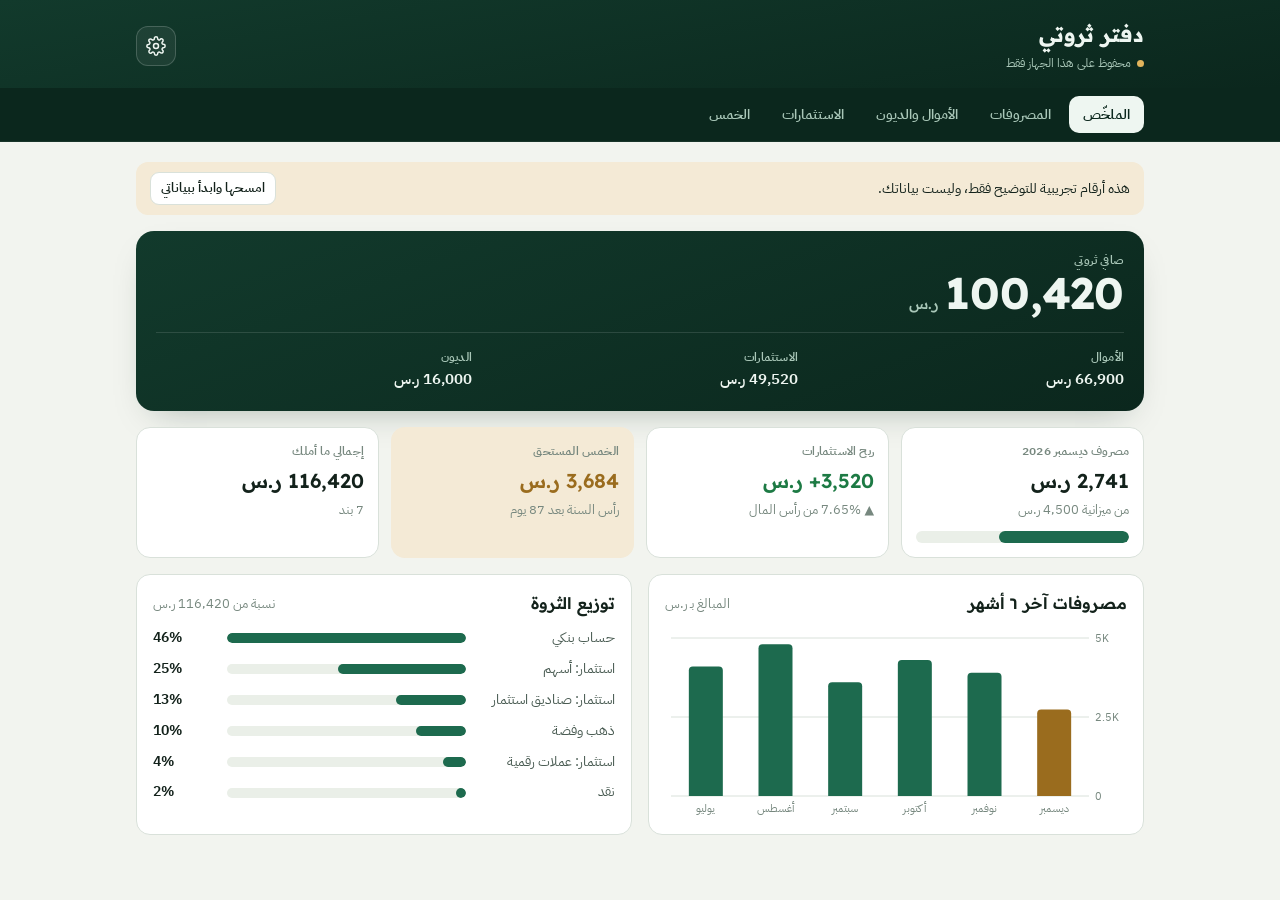
<file: wealth/index.html>
<!DOCTYPE html>
<html lang="ar" dir="rtl">
<head>
<meta charset="UTF-8">
<meta name="viewport" content="width=device-width, initial-scale=1, viewport-fit=cover">
<title>دفتر ثروتي</title>
<meta name="claude:viewport-fit-sides" content="cover">
<link rel="preconnect" href="https://fonts.googleapis.com">
<link rel="preconnect" href="https://fonts.gstatic.com" crossorigin>
<link rel="stylesheet" href="https://fonts.googleapis.com/css2?family=IBM+Plex+Sans+Arabic:wght@400;500;600;700&family=Readex+Pro:wght@500;600;700&display=swap">
<style>
  /* التخطيط: دفتر حسابات بأقسام — ملخّص أعلى كل قسم ثم التفاصيل، عمود واحد على الجوال وعمودان على الشاشات العريضة. */
  :root{
    --bg:#f2f4ef;
    --surface:#ffffff;
    --surface-2:#eaefe8;
    --ink:#13221b;
    --ink-2:#4a5c53;
    --ink-3:#77887f;
    --line:#d9e1da;
    --accent:#1d6a4e;
    --accent-ink:#ffffff;
    --accent-soft:#deede5;
    --brass:#9a6c1e;
    --brass-soft:#f4ead6;
    --good:#1d7a44;
    --bad:#b2341d;
    --warn:#9a6200;
    --hero:#123a2c;
    --hero-2:#0b271d;
    --hero-ink:#eef6f1;
    --hero-ink-2:#a9c7b8;
    --scrim:rgba(10,20,15,.45);
    --shadow:0 14px 34px -18px rgba(12,40,28,.35);
    --font-display:'Readex Pro','IBM Plex Sans Arabic',system-ui,sans-serif;
    --font-body:'IBM Plex Sans Arabic',system-ui,'Segoe UI',Tahoma,sans-serif;
    --r:14px;
  }
  @media (prefers-color-scheme: dark){
    :root:not([data-theme="light"]){
      --bg:#0d1411; --surface:#141e19; --surface-2:#1a2620; --ink:#e5eee9; --ink-2:#a8b8af; --ink-3:#7b8c83;
      --line:#25342c; --accent:#5ec29b; --accent-ink:#05140d; --accent-soft:#1b3a2d; --brass:#dbab5a; --brass-soft:#382d18;
      --good:#5ec98b; --bad:#f07b62; --warn:#e2a742; --hero:#10291f; --hero-2:#091a13; --hero-ink:#eef6f1; --hero-ink-2:#9cbcac;
      --scrim:rgba(0,0,0,.6); --shadow:0 14px 34px -18px rgba(0,0,0,.7);
      color-scheme:dark;
    }
  }
  :root[data-theme="dark"]{
    --bg:#0d1411; --surface:#141e19; --surface-2:#1a2620; --ink:#e5eee9; --ink-2:#a8b8af; --ink-3:#7b8c83;
    --line:#25342c; --accent:#5ec29b; --accent-ink:#05140d; --accent-soft:#1b3a2d; --brass:#dbab5a; --brass-soft:#382d18;
    --good:#5ec98b; --bad:#f07b62; --warn:#e2a742; --hero:#10291f; --hero-2:#091a13; --hero-ink:#eef6f1; --hero-ink-2:#9cbcac;
    --scrim:rgba(0,0,0,.6); --shadow:0 14px 34px -18px rgba(0,0,0,.7);
    color-scheme:dark;
  }
  *{box-sizing:border-box}
  [hidden]{display:none!important}
  html,body{margin:0}
  body{
    background:var(--bg); color:var(--ink);
    font-family:var(--font-body); font-size:15px; line-height:1.55;
    -webkit-tap-highlight-color:transparent;
  }
  body::before{content:"";position:fixed;inset:0 0 auto;height:env(safe-area-inset-top,0px);z-index:30;background:var(--hero)}
  .num{font-variant-numeric:tabular-nums;direction:ltr;unicode-bidi:isolate;display:inline-block}
  button,input,select,textarea{font:inherit;color:inherit}
  button{cursor:pointer}
  :focus-visible{outline:2px solid var(--accent);outline-offset:2px}

  .wrap{max-width:1040px;margin:0 auto;padding-left:max(16px,env(safe-area-inset-left,0px));padding-right:max(16px,env(safe-area-inset-right,0px))}

  /* ===== الرأس ===== */
  header.top{background:linear-gradient(170deg,var(--hero),var(--hero-2));color:var(--hero-ink);padding-block:18px 0}
  .brand{display:flex;align-items:center;justify-content:space-between;gap:12px}
  .brand h1{font-family:var(--font-display);font-weight:700;font-size:21px;margin:0;letter-spacing:0}
  .brand .sub{font-size:12.5px;color:var(--hero-ink-2)}
  .icon-btn{display:inline-grid;place-items:center;width:40px;height:40px;border-radius:12px;border:1px solid rgba(255,255,255,.18);background:rgba(255,255,255,.06);color:var(--hero-ink)}
  .icon-btn:hover{background:rgba(255,255,255,.12)}
  .sync{display:inline-flex;align-items:center;gap:6px;font-size:12px;color:var(--hero-ink-2);margin-top:2px}
  .sync i{width:7px;height:7px;border-radius:50%;background:var(--hero-ink-2);display:inline-block}
  .sync.ok i{background:#6fd3a6}
  .sync.local i{background:#e2b45c}

  nav.tabs{position:sticky;top:env(safe-area-inset-top,0px);z-index:20;background:var(--hero-2);border-bottom:1px solid rgba(255,255,255,.06)}
  nav.tabs .wrap{display:flex;gap:4px;overflow-x:auto;scrollbar-width:none;padding-block:8px}
  nav.tabs .wrap::-webkit-scrollbar{display:none}
  nav.tabs a{flex:none;text-decoration:none;color:var(--hero-ink-2);font-weight:600;font-size:14px;padding:8px 14px;border-radius:10px;white-space:nowrap}
  nav.tabs a[aria-current="page"]{background:var(--hero-ink);color:var(--hero-2)}
  nav.tabs a:not([aria-current="page"]):hover{color:var(--hero-ink)}

  main{padding-block:20px 64px}
  section.view{display:grid;gap:16px}
  .grid2{display:grid;gap:16px;grid-template-columns:1fr}
  @media (min-width:860px){.grid2{grid-template-columns:1fr 1fr}.grid2 > .span2{grid-column:1 / -1}}
  .grid2 > *{min-width:0}

  .panel{background:var(--surface);border:1px solid var(--line);border-radius:var(--r);padding:16px}
  .panel h2{font-family:var(--font-display);font-size:16px;font-weight:600;margin:0;color:var(--ink)}
  .panel-head{display:flex;align-items:center;justify-content:space-between;gap:10px;margin-bottom:12px;flex-wrap:wrap}
  .muted{color:var(--ink-3)}
  .small{font-size:12.5px}
  .label{font-size:12px;font-weight:600;color:var(--ink-3);letter-spacing:.2px}

  /* ===== الرقم الكبير ===== */
  .hero-num{background:linear-gradient(160deg,var(--hero),var(--hero-2));color:var(--hero-ink);border-radius:18px;padding:20px;box-shadow:var(--shadow);display:grid;gap:14px}
  .hero-num .label{color:var(--hero-ink-2)}
  .hero-num .big{font-family:var(--font-display);font-weight:700;font-size:clamp(30px,7vw,44px);line-height:1.1}
  .hero-num .big small{font-size:15px;font-weight:500;color:var(--hero-ink-2);margin-inline-start:6px}
  .hero-parts{display:grid;grid-template-columns:repeat(3,minmax(0,1fr));gap:10px;border-top:1px solid rgba(255,255,255,.12);padding-top:12px}
  .hero-parts div{min-width:0}
  .hero-parts b{display:block;font-size:15px;font-weight:600;overflow-wrap:anywhere}

  .tiles{display:grid;gap:12px;grid-template-columns:repeat(2,minmax(0,1fr))}
  @media (min-width:860px){.tiles{grid-template-columns:repeat(4,minmax(0,1fr))}}
  .tile{background:var(--surface);border:1px solid var(--line);border-radius:var(--r);padding:14px;display:grid;gap:4px;align-content:start;text-decoration:none;color:inherit;min-width:0}
  a.tile:hover{border-color:var(--accent)}
  .tile .v{font-family:var(--font-display);font-size:20px;font-weight:600;overflow-wrap:anywhere}
  .tile.khums{background:var(--brass-soft);border-color:transparent}
  .tile.khums .v{color:var(--brass)}

  .chip{display:inline-flex;align-items:center;gap:4px;font-size:12px;font-weight:600;padding:2px 8px;border-radius:99px;background:var(--surface-2);color:var(--ink-2)}
  .chip.good{color:var(--good)}
  .chip.bad{color:var(--bad)}
  .chip.warn{color:var(--warn)}
  .up{color:var(--good)} .down{color:var(--bad)}

  /* ===== أزرار ===== */
  .btn{display:inline-flex;align-items:center;justify-content:center;gap:6px;border-radius:11px;border:1px solid var(--line);background:var(--surface);padding:8px 14px;font-weight:600;font-size:14px;color:var(--ink)}
  .btn:hover{border-color:var(--accent)}
  .btn.primary{background:var(--accent);color:var(--accent-ink);border-color:transparent}
  .btn.primary:hover{filter:brightness(1.07)}
  .btn.brass{background:var(--brass);color:var(--surface);border-color:transparent}
  .btn.danger{color:var(--bad)}
  .btn.danger.solid{background:var(--bad);color:var(--surface);border-color:transparent}
  .btn.sm{padding:5px 10px;font-size:13px;border-radius:9px}
  .btn.ghost{border-color:transparent;background:transparent}
  .row-btns{display:flex;gap:8px;flex-wrap:wrap}

  /* ===== القوائم ===== */
  .list{display:grid}
  .item{display:grid;grid-template-columns:minmax(0,1fr) auto;gap:4px 12px;align-items:center;padding:11px 4px;border-top:1px solid var(--line);background:none;border-inline:0;border-bottom:0;text-align:start;width:100%;color:inherit}
  .item:first-child{border-top:0}
  button.item:hover{background:var(--surface-2)}
  .item .t{font-weight:600;overflow-wrap:anywhere}
  .item .s{font-size:12.5px;color:var(--ink-3);grid-column:1}
  .item .amt{font-weight:600;text-align:end;grid-row:1 / span 2;grid-column:2}
  .item .amt .sub{display:block;font-size:12px;font-weight:500}
  .empty{padding:22px 8px;text-align:center;color:var(--ink-3);font-size:14px;display:grid;gap:10px;justify-items:center}

  /* ===== الأشرطة الأفقية ===== */
  .bars{display:grid;gap:10px}
  .bar-row{display:grid;grid-template-columns:minmax(80px,30%) minmax(0,1fr) auto;gap:10px;align-items:center;font-size:13.5px}
  .bar-row .n{overflow:hidden;text-overflow:ellipsis;white-space:nowrap;color:var(--ink-2)}
  .bar-track{height:10px;border-radius:5px;background:var(--surface-2);overflow:hidden}
  .bar-fill{height:100%;border-radius:5px;background:var(--accent)}
  .bar-row .v{font-weight:600;min-width:64px;text-align:end}

  /* ===== شريط الميزانية ===== */
  .meter{height:12px;border-radius:6px;background:var(--surface-2);overflow:hidden;margin-top:8px}
  .meter > div{height:100%;border-radius:6px;background:var(--accent);transition:width .3s}
  .meter.warn > div{background:var(--warn)}
  .meter.over > div{background:var(--bad)}

  /* ===== المصروفات ===== */
  .month-nav{display:flex;align-items:center;gap:8px}
  .month-nav h2{min-width:130px;text-align:center}
  .quick{display:grid;gap:10px;grid-template-columns:repeat(2,minmax(0,1fr))}
  .quick .full{grid-column:1 / -1}
  @media (min-width:860px){.quick{grid-template-columns:1.1fr 1.3fr 1fr 1.6fr auto}.quick .full{grid-column:auto}}
  .stats{display:grid;gap:10px;grid-template-columns:repeat(2,minmax(0,1fr))}
  @media (min-width:860px){.stats{grid-template-columns:repeat(4,minmax(0,1fr))}}
  .stat{background:var(--surface-2);border-radius:12px;padding:10px 12px;min-width:0}
  .stat b{display:block;font-family:var(--font-display);font-size:18px;font-weight:600;overflow-wrap:anywhere}
  .day-group h3{font-size:13px;font-weight:600;color:var(--ink-3);margin:14px 4px 2px;display:flex;justify-content:space-between}
  .day-group:first-child h3{margin-top:0}
  .cat-dot{display:inline-block;width:8px;height:8px;border-radius:50%;background:var(--accent);margin-inline-end:6px;vertical-align:middle}

  /* ===== الحقول ===== */
  .field{display:grid;gap:5px;min-width:0}
  .field label{font-size:12.5px;font-weight:600;color:var(--ink-2)}
  .field .hint{font-size:12px;color:var(--ink-3)}
  input[type=text],input[type=date],input[type=number],select,textarea{width:100%;padding:10px 12px;border-radius:11px;border:1px solid var(--line);background:var(--surface);outline:none;font-size:15px;min-width:0}
  textarea{resize:vertical;min-height:70px}
  input:focus,select:focus,textarea:focus{border-color:var(--accent);box-shadow:0 0 0 3px var(--accent-soft)}
  .money-in{position:relative}
  .money-in input{padding-inline-end:52px}
  .money-in span{position:absolute;inset-inline-end:10px;top:50%;transform:translateY(-50%);font-size:12px;color:var(--ink-3);pointer-events:none}
  .check{display:flex;gap:8px;align-items:flex-start;font-size:14px}
  .check input{margin-top:4px;accent-color:var(--accent)}

  /* ===== الخمس ===== */
  .khums-hero{background:var(--brass-soft);border-radius:18px;padding:20px;display:grid;gap:12px}
  .khums-hero .big{font-family:var(--font-display);font-weight:700;font-size:clamp(28px,6vw,40px);color:var(--brass);line-height:1.1}
  .formula{display:grid;gap:6px;font-size:14px}
  .formula div{display:flex;justify-content:space-between;gap:10px;padding-block:4px;border-bottom:1px dashed var(--line)}
  .formula div:last-child{border-bottom:0;font-weight:700}
  .note{font-size:12.5px;color:var(--ink-3);line-height:1.7}
  .table-wrap{overflow-x:auto}
  table{width:100%;border-collapse:collapse;font-size:13.5px}
  th,td{padding:8px 6px;text-align:start;border-bottom:1px solid var(--line);white-space:nowrap}
  th{font-size:12px;color:var(--ink-3);font-weight:600}
  td.n,th.n{text-align:end}

  /* ===== التنبيه التجريبي ===== */
  .demo-bar{background:var(--brass-soft);color:var(--ink);border-radius:12px;padding:10px 14px;display:flex;gap:10px;align-items:center;justify-content:space-between;flex-wrap:wrap;font-size:14px}

  /* ===== الرسم ===== */
  .chart{position:relative;width:100%}
  .chart svg{display:block;width:100%;height:auto;overflow:visible}
  .chart text{fill:var(--ink-3);font-size:11px;font-family:var(--font-body)}
  .chart .grid{stroke:var(--line);stroke-width:1}
  .chart .bar{fill:var(--accent)}
  .chart .bar.today{fill:var(--brass)}
  .chart .hit{fill:transparent}
  .chart .hit:hover + .bar,.chart g.col:hover .bar{opacity:.8}
  #tip{position:fixed;z-index:60;pointer-events:none;background:var(--ink);color:var(--bg);font-size:12.5px;padding:6px 10px;border-radius:8px;white-space:nowrap;transform:translate(-50%,calc(-100% - 10px));box-shadow:var(--shadow)}

  /* ===== الورقة المنبثقة ===== */
  .scrim{position:fixed;inset:0;background:var(--scrim);z-index:50;display:grid;align-items:end;justify-items:center}
  @media (min-width:640px){.scrim{align-items:center}}
  .sheet{background:var(--surface);width:100%;max-width:480px;max-height:92vh;overflow:auto;border-radius:20px 20px 0 0;padding:18px max(18px,env(safe-area-inset-right,0px)) calc(18px + env(safe-area-inset-bottom,0px)) max(18px,env(safe-area-inset-left,0px));box-shadow:var(--shadow)}
  @media (min-width:640px){.sheet{border-radius:20px}}
  .sheet h3{font-family:var(--font-display);font-size:18px;margin:0 0 4px}
  .sheet form{display:grid;gap:12px;margin-top:12px}
  .sheet .actions{display:flex;gap:8px;justify-content:space-between;flex-wrap:wrap;margin-top:6px}
  .sheet .actions .end{display:flex;gap:8px}
  .sheet .extra{display:grid;gap:10px;border-top:1px solid var(--line);padding-top:14px;margin-top:4px}

  .toast{position:fixed;bottom:calc(20px + env(safe-area-inset-bottom,0px));left:50%;transform:translateX(-50%);background:var(--ink);color:var(--bg);padding:9px 16px;border-radius:10px;font-size:14px;z-index:70;box-shadow:var(--shadow)}

  @media (prefers-reduced-motion: reduce){*{transition:none!important}}
</style>
</head>
<body>

<header class="top">
  <div class="wrap">
    <div class="brand">
      <div>
        <h1>دفتر ثروتي</h1>
        <div class="sync" id="sync"><i></i><span>جاري التحميل…</span></div>
      </div>
      <button class="icon-btn" id="settingsBtn" aria-label="الإعدادات" title="الإعدادات">
        <svg width="20" height="20" viewBox="0 0 24 24" fill="none" stroke="currentColor" stroke-width="1.8" stroke-linecap="round" stroke-linejoin="round" aria-hidden="true"><circle cx="12" cy="12" r="3"/><path d="M19.4 15a1.7 1.7 0 0 0 .3 1.8l.1.1a2 2 0 1 1-2.8 2.8l-.1-.1a1.7 1.7 0 0 0-1.8-.3 1.7 1.7 0 0 0-1 1.5V21a2 2 0 1 1-4 0v-.1a1.7 1.7 0 0 0-1.1-1.5 1.7 1.7 0 0 0-1.8.3l-.1.1a2 2 0 1 1-2.8-2.8l.1-.1a1.7 1.7 0 0 0 .3-1.8 1.7 1.7 0 0 0-1.5-1H3a2 2 0 1 1 0-4h.1a1.7 1.7 0 0 0 1.5-1.1 1.7 1.7 0 0 0-.3-1.8l-.1-.1a2 2 0 1 1 2.8-2.8l.1.1a1.7 1.7 0 0 0 1.8.3H9a1.7 1.7 0 0 0 1-1.5V3a2 2 0 1 1 4 0v.1a1.7 1.7 0 0 0 1 1.5 1.7 1.7 0 0 0 1.8-.3l.1-.1a2 2 0 1 1 2.8 2.8l-.1.1a1.7 1.7 0 0 0-.3 1.8V9a1.7 1.7 0 0 0 1.5 1H21a2 2 0 1 1 0 4h-.1a1.7 1.7 0 0 0-1.5 1z"/></svg>
      </button>
    </div>
  </div>
  <div style="height:14px"></div>
</header>
<nav class="tabs" aria-label="الأقسام">
  <div class="wrap">
    <a href="#overview" data-tab="overview">الملخّص</a>
    <a href="#expenses" data-tab="expenses">المصروفات</a>
    <a href="#wealth" data-tab="wealth">الأموال والديون</a>
    <a href="#invest" data-tab="invest">الاستثمارات</a>
    <a href="#khums" data-tab="khums">الخمس</a>
  </div>
</nav>

<main class="wrap">
  <div id="demoBar" class="demo-bar" hidden style="margin-bottom:16px">
    <span>هذه أرقام تجريبية للتوضيح فقط، وليست بياناتك.</span>
    <button class="btn sm" id="clearDemo">امسحها وابدأ ببياناتي</button>
  </div>
  <section class="view" id="view-overview"></section>
  <section class="view" id="view-expenses" hidden></section>
  <section class="view" id="view-wealth" hidden></section>
  <section class="view" id="view-invest" hidden></section>
  <section class="view" id="view-khums" hidden></section>
</main>

<div class="scrim" id="scrim" hidden>
  <div class="sheet" role="dialog" aria-modal="true" aria-labelledby="sheetTitle">
    <h3 id="sheetTitle"></h3>
    <div id="sheetNote" class="note"></div>
    <form id="sheetForm" novalidate></form>
  </div>
</div>
<div id="tip" hidden></div>
<div id="toast" class="toast" hidden></div>
<input type="file" id="importFile" accept="application/json,.json" hidden>

<script>
(function(){
'use strict';

/* ================= ثوابت ================= */
const MONTHS = ['يناير','فبراير','مارس','أبريل','مايو','يونيو','يوليو','أغسطس','سبتمبر','أكتوبر','نوفمبر','ديسمبر'];
const CATS = [
  ['food','مطاعم وقهوة'],['grocery','بقالة ومقاضي'],['transport','مواصلات ووقود'],['bills','فواتير واشتراكات'],
  ['home','سكن وإيجار'],['health','صحة'],['shopping','ملابس وتسوق'],['fun','ترفيه وسفر'],
  ['edu','تعليم'],['family','عائلة'],['charity','صدقات وهدايا'],['other','أخرى']
];
const CAT = Object.fromEntries(CATS);
const ASSET_TYPES = {cash:'نقد',bank:'حساب بنكي',gold:'ذهب وفضة',property:'عقار للسكن',receivable:'مبالغ لي عند الآخرين',other:'أخرى'};
const INV_TYPES = {stocks:'أسهم',funds:'صناديق استثمار',sukuk:'صكوك وودائع',crypto:'عملات رقمية',realestate:'عقار استثماري',business:'تجارة وشراكات',gold:'ذهب استثماري',other:'أخرى'};
const LS_KEY = 'wealth-ledger.v1';
const KHUMS_RATE = 0.2;

/* ================= أدوات ================= */
const $ = (s, r=document) => r.querySelector(s);
const esc = s => String(s ?? '').replace(/[&<>"']/g, c => ({'&':'&amp;','<':'&lt;','>':'&gt;','"':'&quot;',"'":'&#39;'}[c]));
const uid = () => Math.random().toString(36).slice(2, 10) + Date.now().toString(36).slice(-4);
const r2 = n => Math.round((+n || 0) * 100) / 100;
const pad = n => String(n).padStart(2, '0');
function todayISO(){ const d = new Date(); return `${d.getFullYear()}-${pad(d.getMonth()+1)}-${pad(d.getDate())}`; }
function monthKeyOf(iso){ return iso.slice(0, 7); }
function daysInMonth(mk){ const [y,m] = mk.split('-').map(Number); return new Date(y, m, 0).getDate(); }
function shiftMonth(mk, delta){ const [y,m] = mk.split('-').map(Number); const d = new Date(y, m-1+delta, 1); return `${d.getFullYear()}-${pad(d.getMonth()+1)}`; }
function monthName(mk, short){ const [y,m] = mk.split('-').map(Number); return short ? MONTHS[m-1] : `${MONTHS[m-1]} ${y}`; }
function fmtDate(iso){ const [y,m,d] = iso.split('-').map(Number); return `${d} ${MONTHS[m-1]} ${y}`; }
// يقبل الأرقام العربية والفاصلة العربية
function parseNum(v){
  if (typeof v === 'number') return v;
  let s = String(v ?? '').trim()
    .replace(/[٠-٩]/g, d => '٠١٢٣٤٥٦٧٨٩'.indexOf(d))
    .replace(/[۰-۹]/g, d => '۰۱۲۳۴۵۶۷۸۹'.indexOf(d))
    .replace(/٫/g, '.').replace(/[,٬\s]/g, '');
  const n = parseFloat(s);
  return isFinite(n) ? n : NaN;
}
function fmt(n){
  n = r2(n);
  const frac = Math.abs(n % 1) > 0.0001;
  return n.toLocaleString('en-US', {minimumFractionDigits: frac ? 2 : 0, maximumFractionDigits: 2});
}
function money(n, signed){
  const s = signed && n > 0 ? '+' : '';
  return `<span class="num">${s}${fmt(n)}</span> ${esc(core.currency)}`;
}
function plain(n){ return `${fmt(n)} ${core.currency}`; }
function sum(arr, f){ return arr.reduce((a, x) => a + (+f(x) || 0), 0); }

/* ================= الحالة ================= */
let core = null;      // الإعدادات والأموال والاستثمارات والديون والخمس
let months = {};      // { 'YYYY-MM': { budget, items:[{id,d,a,c,n}] } }
let viewMonth = monthKeyOf(todayISO());
let tab = 'overview';

function emptyCore(){
  return {v:1, demo:false, currency:'ر.س', khumsMonth:1, khumsDay:1, assets:[], investments:[], debts:[],
          khums:{credit:0, payments:[], lastSettled:null}};
}
function monthDoc(mk){ return months[mk] || (months[mk] = {budget:0, items:[]}); }

function demoData(){
  const c = emptyCore();
  c.demo = true;
  const t = new Date();
  c.khumsMonth = ((t.getMonth() + 3) % 12) + 1; c.khumsDay = 1;
  c.assets = [
    {id:uid(), name:'الحساب الجاري — الراجحي', type:'bank', value:18400, khumsed:12000, note:''},
    {id:uid(), name:'حساب التوفير', type:'bank', value:35000, khumsed:35000, note:''},
    {id:uid(), name:'نقد في البيت', type:'cash', value:2300, khumsed:0, note:''},
    {id:uid(), name:'ذهب (40 غرام)', type:'gold', value:11200, khumsed:9000, note:''},
  ];
  c.investments = [
    {id:uid(), name:'محفظة أسهم تداول', type:'stocks', cost:25000, value:28750, khumsed:25000, note:''},
    {id:uid(), name:'صندوق مرابحة', type:'funds', cost:15000, value:15620, khumsed:15000, note:''},
    {id:uid(), name:'بيتكوين', type:'crypto', cost:6000, value:5150, khumsed:0, note:''},
  ];
  c.debts = [
    {id:uid(), name:'قسط السيارة المتبقي', amount:14000, deductible:false, note:''},
    {id:uid(), name:'سلفة من أخوي', amount:2000, deductible:true, note:''},
  ];
  const m = {};
  const mk = monthKeyOf(todayISO());
  const day = t.getDate();
  const sample = [
    ['grocery',320,'بنده'],['food',38,'قهوة'],['transport',150,'بنزين'],['food',95,'غداء مع الربع'],['bills',230,'فاتورة الجوال والنت'],
    ['grocery',180,'مقاضي الأسبوع'],['health',120,'صيدلية'],['food',42,'قهوة'],['shopping',410,'ملابس'],['transport',140,'بنزين'],
    ['charity',200,'صدقة'],['food',65,'عشاء'],['family',300,'مصروف البيت'],['fun',160,'سينما'],['grocery',260,'تموينات'],['food',31,'فطور']
  ];
  const items = [];
  sample.forEach((s, i) => {
    const d = Math.max(1, Math.min(day, Math.round(1 + i * (day - 1) / sample.length)));
    items.push({id:uid(), d:`${mk}-${pad(d)}`, a:s[1], c:s[0], n:s[2]});
  });
  m[mk] = {budget:4500, items};
  for (let k = 1; k <= 5; k++){
    const pk = shiftMonth(mk, -k);
    const base = [3900, 4300, 3600, 4800, 4100][k-1];
    m[pk] = {budget:4500, items:[
      {id:uid(), d:`${pk}-05`, a:Math.round(base*.35), c:'grocery', n:'مقاضي الشهر'},
      {id:uid(), d:`${pk}-10`, a:Math.round(base*.2), c:'food', n:'مطاعم'},
      {id:uid(), d:`${pk}-15`, a:Math.round(base*.15), c:'transport', n:'بنزين'},
      {id:uid(), d:`${pk}-20`, a:Math.round(base*.3), c:'bills', n:'فواتير'},
    ]};
  }
  return {core:c, months:m};
}

/* ================= التخزين ================= */
// حساب claude.ai (db) إن توفّر، وإلا localStorage على هذا الجهاز.
const store = {
  mode: 'local', coll: null, dirty: new Set(), timer: null,
  async init(){
    let loaded = null;
    try {
      if (window.claude && typeof window.claude.use === 'function'){
        const [db, user] = await Promise.all([window.claude.use('db'), window.claude.use('user')]);
        const id = user ? await user.id() : null;
        if (db && id){
          this.coll = db.collection('data/users/' + id);
          const snap = await Promise.race([
            this.coll.get(),
            new Promise((_, rej) => setTimeout(() => rej(new Error('timeout')), 10000))
          ]);
          this.mode = 'cloud';
          if (!snap.empty){
            loaded = {core:null, months:{}};
            snap.docs.forEach(d => {
              if (!d.exists) return;
              const body = JSON.parse(JSON.stringify(d.data()));
              if (d.id === 'core') loaded.core = body;
              else if (/^m-\d{4}-\d{2}$/.test(d.id)) loaded.months[d.id.slice(2)] = body;
            });
            if (!loaded.core) loaded = null;
          }
        }
      }
    } catch (e) { this.mode = 'local'; this.coll = null; }
    if (!loaded && this.mode === 'local') loaded = this.readLocal();
    return loaded;
  },
  readLocal(){
    try { const raw = localStorage.getItem(LS_KEY); if (raw){ const o = JSON.parse(raw); if (o && o.core) return o; } } catch(e){}
    return null;
  },
  writeLocal(){
    try { localStorage.setItem(LS_KEY, JSON.stringify({core, months})); return true; } catch(e){ return false; }
  },
  mark(...keys){
    keys.forEach(k => this.dirty.add(k));
    clearTimeout(this.timer);
    this.timer = setTimeout(() => this.flush(), 350);
    setSync('saving');
  },
  async flush(){
    const keys = [...this.dirty]; this.dirty.clear();
    const okLocal = this.writeLocal();
    if (this.mode === 'cloud' && this.coll){
      try {
        for (const k of keys){
          if (k === 'core') await this.coll.doc('core').set(JSON.parse(JSON.stringify(core)));
          else {
            const m = months[k];
            const ref = this.coll.doc('m-' + k);
            if (!m || (!m.items.length && !m.budget)) await ref.delete().catch(() => {});
            else await ref.set(JSON.parse(JSON.stringify(m)));
          }
        }
        setSync('ok');
      } catch (e) {
        keys.forEach(k => this.dirty.add(k));
        setSync('error');
      }
    } else setSync(okLocal ? 'local' : 'error');
  },
  async wipeAll(){
    const keys = ['core', ...Object.keys(months)];
    if (this.mode === 'cloud' && this.coll){
      try { const snap = await this.coll.get(); for (const d of snap.docs) await this.coll.doc(d.id).delete(); } catch(e){}
    }
    try { localStorage.removeItem(LS_KEY); } catch(e){}
    return keys;
  }
};
function setSync(state){
  const el = $('#sync'); el.className = 'sync';
  const t = $('span', el);
  if (state === 'saving'){ t.textContent = 'جاري الحفظ…'; return; }
  if (state === 'error'){ t.textContent = 'تعذّر الحفظ — صدّر نسخة احتياطية'; el.classList.add('local'); return; }
  if (store.mode === 'cloud'){ el.classList.add('ok'); t.textContent = 'محفوظ في حسابك'; }
  else { el.classList.add('local'); t.textContent = 'محفوظ على هذا الجهاز فقط'; }
}
function save(...keys){
  // البيانات التجريبية لا تُحفظ إلا بعد أول تعديل، وعندها تُحفظ كاملة حتى لا تختفي أشهرها.
  if (core && core.demo && !store.demoSaved){ store.demoSaved = true; keys.push('core', ...Object.keys(months)); }
  store.mark(...keys);
}

/* ================= الحسابات ================= */
function totals(){
  const assets = sum(core.assets, a => a.value);
  const invValue = sum(core.investments, i => i.value);
  const invCost = sum(core.investments, i => i.cost);
  const debts = sum(core.debts, d => d.amount);
  return {assets, invValue, invCost, invPL: invValue - invCost, debts, net: assets + invValue - debts};
}
function khumsCalc(){
  const rows = [];
  core.assets.forEach(a => rows.push({kind:'مال', name:a.name, value:+a.value||0, khumsed:Math.min(+a.khumsed||0, +a.value||0)}));
  core.investments.forEach(i => rows.push({kind:'استثمار', name:i.name, value:+i.value||0, khumsed:Math.min(+i.khumsed||0, +i.value||0)}));
  rows.forEach(r => r.un = Math.max(0, r.value - r.khumsed));
  const gross = sum(rows, r => r.un);
  const debtsDed = sum(core.debts.filter(d => d.deductible), d => d.amount);
  const credit = +core.khums.credit || 0;
  const base = Math.max(0, gross - debtsDed - credit);
  return {rows, gross, debtsDed, credit, base, due: r2(base * KHUMS_RATE)};
}
function khumsYear(){
  const t = new Date(); t.setHours(0,0,0,0);
  const mk = (y) => { const dim = new Date(y, core.khumsMonth, 0).getDate(); return new Date(y, core.khumsMonth - 1, Math.min(core.khumsDay, dim)); };
  let next = mk(t.getFullYear());
  if (next < t) next = mk(t.getFullYear() + 1);
  const prev = mk(next.getFullYear() - 1);
  const daysLeft = Math.round((next - t) / 86400000);
  const iso = d => `${d.getFullYear()}-${pad(d.getMonth()+1)}-${pad(d.getDate())}`;
  return {next:iso(next), prev:iso(prev), daysLeft};
}
function monthTotals(mk){
  const m = months[mk] || {budget:0, items:[]};
  const total = sum(m.items, x => x.a);
  const byCat = {};
  m.items.forEach(x => byCat[x.c] = (byCat[x.c] || 0) + (+x.a || 0));
  const dim = daysInMonth(mk);
  const byDay = Array(dim).fill(0);
  m.items.forEach(x => { const d = +x.d.slice(8, 10); if (d >= 1 && d <= dim) byDay[d-1] += +x.a || 0; });
  return {m, total, byCat, byDay, dim};
}

/* ================= الرسم: أعمدة ================= */
function niceMax(v){
  if (v <= 0) return 100;
  const p = Math.pow(10, Math.floor(Math.log10(v)));
  const f = v / p;
  const n = f <= 1 ? 1 : f <= 2 ? 2 : f <= 2.5 ? 2.5 : f <= 5 ? 5 : 10;
  return n * p;
}
function shortNum(n){
  if (n >= 1e6) return (n / 1e6).toFixed(n % 1e6 ? 1 : 0) + 'M';
  if (n >= 1e3) return (n / 1e3).toFixed(n % 1e3 ? 1 : 0) + 'K';
  return String(n);
}
// أعمدة تبدأ من اليمين (اتجاه القراءة)؛ data: [{label, value, tip, hi, tick}]
function barChart(host, data, opts = {}){
  const W = Math.max(280, host.clientWidth || 600), H = opts.height || 180;
  const padT = 10, padB = 22, padL = 6, axisW = 38;
  const plotW = W - axisW - padL, plotH = H - padT - padB;
  const max = niceMax(Math.max(...data.map(d => d.value), 0));
  const step = plotW / data.length;
  const bw = Math.max(2, Math.min(opts.maxBar || 26, step - 2));
  const y = v => padT + plotH - (v / max) * plotH;
  let s = `<svg viewBox="0 0 ${W} ${H}" direction="ltr" style="direction:ltr" role="img" aria-label="${esc(opts.label || '')}">`;
  [0, .5, 1].forEach(f => {
    const v = max * f, yy = y(v);
    s += `<line class="grid" x1="${padL}" x2="${W - axisW}" y1="${yy}" y2="${yy}"/>`;
    s += `<text x="${W - axisW + 6}" y="${yy + 4}" text-anchor="start">${shortNum(v)}</text>`;
  });
  data.forEach((d, i) => {
    const cx = W - axisW - step * (i + .5);
    const h = Math.max(0, (d.value / max) * plotH);
    const x = cx - bw / 2, yy = padT + plotH - h;
    const rr = Math.min(4, bw / 2, h);
    s += `<g class="col" data-tip="${esc(d.tip)}">`;
    s += `<rect class="hit" x="${cx - step/2}" y="${padT}" width="${step}" height="${plotH + padB}"/>`;
    if (h > 0) s += `<path class="bar${d.hi ? ' today' : ''}" d="M${x},${padT + plotH} V${yy + rr} Q${x},${yy} ${x + rr},${yy} H${x + bw - rr} Q${x + bw},${yy} ${x + bw},${yy + rr} V${padT + plotH} Z"/>`;
    if (d.tick) s += `<text x="${cx}" y="${H - 6}" text-anchor="middle">${esc(d.label)}</text>`;
    s += `</g>`;
  });
  s += `</svg>`;
  host.innerHTML = s;
}
function hBars(rows){
  if (!rows.length) return '';
  const max = Math.max(...rows.map(r => r.value), 1);
  return `<div class="bars">${rows.map(r => `
    <div class="bar-row" data-tip="${esc(r.tip || '')}">
      <span class="n" title="${esc(r.name)}">${esc(r.name)}</span>
      <div class="bar-track"><div class="bar-fill" style="width:${Math.max(1.5, r.value / max * 100)}%"></div></div>
      <span class="v">${r.vtext}</span>
    </div>`).join('')}</div>`;
}

/* ================= التلميح ================= */
const tip = $('#tip');
function showTip(el, x, y){
  const t = el.getAttribute('data-tip'); if (!t) return;
  tip.textContent = t; tip.hidden = false;
  const w = tip.offsetWidth;
  tip.style.left = Math.min(window.innerWidth - w/2 - 8, Math.max(w/2 + 8, x)) + 'px';
  tip.style.top = Math.max(40, y) + 'px';
}
document.addEventListener('pointermove', e => {
  const el = e.target.closest && e.target.closest('[data-tip]');
  if (el && el.getAttribute('data-tip')) showTip(el, e.clientX, e.clientY); else tip.hidden = true;
});
document.addEventListener('pointerdown', e => {
  const el = e.target.closest && e.target.closest('[data-tip]');
  if (el && e.pointerType !== 'mouse') showTip(el, e.clientX, e.clientY);
});
window.addEventListener('scroll', () => tip.hidden = true, {passive:true});

/* ================= الورقة المنبثقة ================= */
const scrim = $('#scrim'), sheetForm = $('#sheetForm');
let sheetCtx = null;
function moneyField(id, label, value, hint){ return {id, label, type:'money', value, hint}; }
function openSheet(cfg){
  sheetCtx = cfg;
  $('#sheetTitle').textContent = cfg.title;
  $('#sheetNote').innerHTML = cfg.note || '';
  let h = '';
  (cfg.fields || []).forEach(f => {
    const id = 'f_' + f.id;
    if (f.type === 'check'){
      h += `<label class="check"><input type="checkbox" id="${id}" ${f.value ? 'checked' : ''}><span>${esc(f.label)}${f.hint ? `<br><span class="muted small">${esc(f.hint)}</span>` : ''}</span></label>`;
      return;
    }
    h += `<div class="field"><label for="${id}">${esc(f.label)}</label>`;
    if (f.type === 'select'){
      h += `<select id="${id}">${f.options.map(([v, t]) => `<option value="${esc(v)}" ${String(v) === String(f.value) ? 'selected' : ''}>${esc(t)}</option>`).join('')}</select>`;
    } else if (f.type === 'money'){
      h += `<div class="money-in"><input type="text" inputmode="decimal" id="${id}" value="${f.value === '' || f.value == null ? '' : esc(r2(f.value))}" autocomplete="off" placeholder="0"><span>${esc(core.currency)}</span></div>`;
    } else if (f.type === 'date'){
      h += `<input type="date" id="${id}" value="${esc(f.value || '')}">`;
    } else if (f.type === 'textarea'){
      h += `<textarea id="${id}" placeholder="${esc(f.placeholder || '')}">${esc(f.value || '')}</textarea>`;
    } else {
      h += `<input type="text" id="${id}" value="${esc(f.value || '')}" placeholder="${esc(f.placeholder || '')}" autocomplete="off">`;
    }
    if (f.hint) h += `<span class="hint">${esc(f.hint)}</span>`;
    h += `</div>`;
  });
  h += `<div class="field" id="sheetErr" hidden style="color:var(--bad);font-size:13px"></div>`;
  h += `<div class="actions"><div>${cfg.onDelete ? `<button type="button" class="btn danger" id="sheetDel">${esc(cfg.deleteLabel || 'حذف')}</button>` : ''}</div>
        <div class="end"><button type="button" class="btn" id="sheetCancel">إلغاء</button>
        ${cfg.onSave ? `<button type="submit" class="btn ${cfg.danger ? 'danger solid' : 'primary'}">${esc(cfg.saveLabel || 'حفظ')}</button>` : ''}</div></div>`;
  if (cfg.extra) h += `<div class="extra">${cfg.extra}</div>`;
  sheetForm.innerHTML = h;
  scrim.hidden = false;
  document.body.style.overflow = 'hidden';
  const first = sheetForm.querySelector('input:not([type=checkbox]),select,textarea');
  if (first && !cfg.noFocus) setTimeout(() => first.focus(), 30);
  $('#sheetCancel').onclick = closeSheet;
  if (cfg.onDelete) $('#sheetDel').onclick = () => {
    const del = cfg.onDelete;
    confirmSheet(cfg.deleteConfirm || 'متأكد من الحذف؟ لا يمكن التراجع.', 'نعم، احذف', () => del());
  };
  if (cfg.onOpen) cfg.onOpen();
}
function closeSheet(){ scrim.hidden = true; sheetCtx = null; document.body.style.overflow = ''; }
function confirmSheet(text, yes, fn){ openSheet({title:'تأكيد', note:esc(text), fields:[], saveLabel:yes, danger:true, onSave:() => { fn(); return true; }, noFocus:true}); }
scrim.addEventListener('click', e => { if (e.target === scrim) closeSheet(); });
document.addEventListener('keydown', e => { if (e.key === 'Escape' && !scrim.hidden) closeSheet(); });
sheetForm.addEventListener('submit', e => {
  e.preventDefault();
  if (!sheetCtx || !sheetCtx.onSave) return;
  const vals = {};
  let err = '';
  (sheetCtx.fields || []).forEach(f => {
    const el = document.getElementById('f_' + f.id);
    if (!el) return;
    if (f.type === 'check') vals[f.id] = el.checked;
    else if (f.type === 'money'){
      const raw = el.value.trim();
      const n = raw === '' ? (f.optional ? 0 : NaN) : parseNum(raw);
      if (!isFinite(n) || n < 0){ if (!err) err = `«${f.label}» لازم يكون رقم موجب.`; }
      vals[f.id] = r2(n);
    } else vals[f.id] = el.value.trim();
    if (f.required && !vals[f.id] && f.type !== 'money' && !err) err = `اكتب «${f.label}».`;
  });
  if (err){ const e2 = $('#sheetErr'); e2.textContent = err; e2.hidden = false; return; }
  const ctx = sheetCtx;
  const res = ctx.onSave(vals);
  if (typeof res === 'string'){ const e2 = $('#sheetErr'); e2.textContent = res; e2.hidden = false; return; }
  if (sheetCtx === ctx) closeSheet();
  render();
});

let toastT;
function toast(msg){ const t = $('#toast'); t.textContent = msg; t.hidden = false; clearTimeout(toastT); toastT = setTimeout(() => t.hidden = true, 2200); }

/* ================= الملخّص ================= */
function renderOverview(){
  const T = totals(), K = khumsCalc(), Y = khumsYear();
  const mk = monthKeyOf(todayISO());
  const M = monthTotals(mk);
  const pl = T.invPL, plPct = T.invCost ? pl / T.invCost * 100 : 0;
  const budget = +M.m.budget || 0;
  const v = $('#view-overview');

  const byType = {};
  core.assets.forEach(a => { const k = ASSET_TYPES[a.type] || 'أخرى'; byType[k] = (byType[k] || 0) + (+a.value || 0); });
  core.investments.forEach(i => { const k = 'استثمار: ' + (INV_TYPES[i.type] || 'أخرى'); byType[k] = (byType[k] || 0) + (+i.value || 0); });
  const gross = T.assets + T.invValue;
  const comp = Object.entries(byType).filter(([, x]) => x > 0).sort((a, b) => b[1] - a[1])
    .map(([name, value]) => ({name, value, vtext:`<span class="num">${gross ? Math.round(value / gross * 100) : 0}%</span>`, tip:`${name}: ${plain(value)}`}));

  v.innerHTML = `
    <div class="hero-num">
      <div><div class="label">صافي ثروتي</div>
      <div class="big"><span class="num">${fmt(T.net)}</span><small>${esc(core.currency)}</small></div></div>
      <div class="hero-parts">
        <div><span class="label">الأموال</span><b>${money(T.assets)}</b></div>
        <div><span class="label">الاستثمارات</span><b>${money(T.invValue)}</b></div>
        <div><span class="label">الديون</span><b>${money(T.debts)}</b></div>
      </div>
    </div>
    <div class="tiles">
      <a class="tile" href="#expenses"><span class="label">مصروف ${monthName(mk)}</span><span class="v">${money(M.total)}</span>
        ${budget ? `<span class="small muted">من ميزانية ${money(budget)}</span><div class="meter ${M.total > budget ? 'over' : M.total > budget * .85 ? 'warn' : ''}"><div style="width:${Math.min(100, M.total / budget * 100)}%"></div></div>` : `<span class="small muted">${M.m.items.length} عملية</span>`}</a>
      <a class="tile" href="#invest"><span class="label">ربح الاستثمارات</span><span class="v ${pl >= 0 ? 'up' : 'down'}">${money(pl, true)}</span>
        <span class="small muted">${pl >= 0 ? '▲' : '▼'} <span class="num">${fmt(plPct)}%</span> من رأس المال</span></a>
      <a class="tile khums" href="#khums"><span class="label">الخمس المستحق</span><span class="v">${money(K.due)}</span>
        <span class="small muted">رأس السنة بعد ${Y.daysLeft} يوم</span></a>
      <a class="tile" href="#wealth"><span class="label">إجمالي ما أملك</span><span class="v">${money(gross)}</span>
        <span class="small muted">${core.assets.length + core.investments.length} بند</span></a>
    </div>
    <div class="grid2">
      <div class="panel"><div class="panel-head"><h2>مصروفات آخر ٦ أشهر</h2><span class="small muted">المبالغ بـ ${esc(core.currency)}</span></div><div class="chart" id="trendChart"></div></div>
      <div class="panel"><div class="panel-head"><h2>توزيع الثروة</h2><span class="small muted">نسبة من ${money(gross)}</span></div>
        ${comp.length ? hBars(comp) : `<div class="empty">لم تضف أموالًا أو استثمارات بعد.<a class="btn sm primary" href="#wealth">أضف أول مبلغ</a></div>`}</div>
    </div>`;

  const trend = [];
  for (let k = 0; k < 6; k++){
    const pk = shiftMonth(mk, -k);
    const t = sum((months[pk] || {items:[]}).items, x => x.a);
    trend.push({label:monthName(pk, true), value:t, tip:`${monthName(pk)}: ${plain(t)}`, hi:k === 0, tick:true});
  }
  barChart($('#trendChart'), trend, {height:190, maxBar:34, label:'مصروفات آخر ستة أشهر'});
}

/* ================= المصروفات ================= */
function renderExpenses(){
  const mk = viewMonth, M = monthTotals(mk);
  const curMk = monthKeyOf(todayISO());
  const isCur = mk === curMk;
  const today = todayISO();
  const elapsed = isCur ? +today.slice(8, 10) : (mk < curMk ? M.dim : 0);
  const avg = elapsed ? M.total / elapsed : 0;
  const budget = +M.m.budget || 0;
  const remain = budget - M.total;
  const defDate = isCur ? today : `${mk}-01`;
  const v = $('#view-expenses');

  const cats = Object.entries(M.byCat).sort((a, b) => b[1] - a[1])
    .map(([k, val]) => ({name:CAT[k] || 'أخرى', value:val, vtext:money(val), tip:`${CAT[k] || 'أخرى'}: ${M.total ? Math.round(val / M.total * 100) : 0}% من الشهر`}));

  const groups = {};
  M.m.items.slice().sort((a, b) => b.d.localeCompare(a.d)).forEach(x => (groups[x.d] = groups[x.d] || []).push(x));

  v.innerHTML = `
    <div class="panel">
      <div class="panel-head">
        <div class="month-nav">
          <button class="btn sm" id="mNext" aria-label="الشهر التالي">›</button>
          <h2>${monthName(mk)}</h2>
          <button class="btn sm" id="mPrev" aria-label="الشهر السابق">‹</button>
        </div>
        ${isCur ? '' : `<button class="btn sm ghost" id="mToday">العودة للشهر الحالي</button>`}
      </div>
      <form class="quick" id="quickAdd" autocomplete="off">
        <div class="field"><label for="qa_amount">المبلغ</label><div class="money-in"><input type="text" inputmode="decimal" id="qa_amount" placeholder="0" required><span>${esc(core.currency)}</span></div></div>
        <div class="field"><label for="qa_cat">البند</label><select id="qa_cat">${CATS.map(([k, n]) => `<option value="${k}">${n}</option>`).join('')}</select></div>
        <div class="field"><label for="qa_date">التاريخ</label><input type="date" id="qa_date" value="${defDate}"></div>
        <div class="field"><label for="qa_note">ملاحظة</label><input type="text" id="qa_note" placeholder="مثلًا: غداء، بنزين…"></div>
        <div class="field full" style="align-self:end"><button class="btn primary" type="submit" style="width:100%;padding-block:10px">أضف المصروف</button></div>
      </form>
    </div>

    <div class="stats">
      <div class="stat"><span class="label">مجموع الشهر</span><b>${money(M.total)}</b></div>
      <div class="stat"><span class="label">متوسط اليوم</span><b>${money(avg)}</b></div>
      <div class="stat"><span class="label">الميزانية</span><b>${budget ? money(budget) : '<span class="muted" style="font-size:14px">غير محددة</span>'}</b>
        <button class="btn sm ghost" id="setBudget" style="padding:0;margin-top:2px">${budget ? 'تعديل' : 'حدّد ميزانية'}</button></div>
      <div class="stat"><span class="label">${remain >= 0 ? 'المتبقي' : 'تجاوزت بـ'}</span><b class="${budget && remain < 0 ? 'down' : ''}">${budget ? money(Math.abs(remain)) : '—'}</b>
        ${budget ? `<div class="meter ${M.total > budget ? 'over' : M.total > budget * .85 ? 'warn' : ''}"><div style="width:${Math.min(100, M.total / budget * 100)}%"></div></div>` : ''}</div>
    </div>

    <div class="grid2">
      <div class="panel span2"><div class="panel-head"><h2>المصروف اليومي</h2><span class="small muted">${isCur ? 'اليوم بلون مختلف' : `${M.m.items.length} عملية`}</span></div><div class="chart" id="dayChart"></div></div>
      <div class="panel"><div class="panel-head"><h2>حسب البند</h2></div>
        ${cats.length ? hBars(cats) : `<div class="empty">ما فيه مصروفات في هذا الشهر.</div>`}</div>
      <div class="panel"><div class="panel-head"><h2>السجل</h2><span class="small muted">${M.m.items.length} عملية</span></div>
        <div>${Object.keys(groups).length ? Object.entries(groups).map(([d, xs]) => `
          <div class="day-group"><h3><span>${fmtDate(d)}</span><span>${money(sum(xs, x => x.a))}</span></h3>
            <div class="list">${xs.map(x => `
              <button class="item" data-exp="${x.id}">
                <span class="t"><i class="cat-dot"></i>${esc(CAT[x.c] || 'أخرى')}</span>
                <span class="s">${esc(x.n || '—')}</span>
                <span class="amt">${money(x.a)}</span>
              </button>`).join('')}</div></div>`).join('') : `<div class="empty">سجّل أول مصروف من النموذج فوق.</div>`}</div></div>
    </div>`;

  const days = M.byDay.map((val, i) => ({
    label:String(i + 1), value:val, tip:`${i + 1} ${MONTHS[+mk.slice(5) - 1]}: ${plain(val)}`,
    hi:isCur && i + 1 === +today.slice(8, 10), tick:(i + 1) === 1 || (i + 1) % 5 === 0
  }));
  barChart($('#dayChart'), days, {height:180, label:'المصروف اليومي'});

  $('#mPrev').onclick = () => { viewMonth = shiftMonth(viewMonth, -1); render(); };
  $('#mNext').onclick = () => { viewMonth = shiftMonth(viewMonth, 1); render(); };
  if ($('#mToday')) $('#mToday').onclick = () => { viewMonth = curMk; render(); };
  $('#quickAdd').onsubmit = e => {
    e.preventDefault();
    const a = parseNum($('#qa_amount').value);
    if (!isFinite(a) || a <= 0){ $('#qa_amount').focus(); toast('اكتب مبلغ صحيح'); return; }
    const d = $('#qa_date').value || defDate;
    const item = {id:uid(), d, a:r2(a), c:$('#qa_cat').value, n:$('#qa_note').value.trim()};
    monthDoc(monthKeyOf(d)).items.push(item);
    save(monthKeyOf(d));
    const keepCat = item.c;
    if (monthKeyOf(d) !== viewMonth) toast(`أُضيف إلى ${monthName(monthKeyOf(d))}`); else toast('تمت الإضافة');
    render();
    $('#qa_cat').value = keepCat; $('#qa_date').value = d; $('#qa_amount').focus();
  };
  $('#setBudget').onclick = () => openSheet({
    title:`ميزانية ${monthName(mk)}`, fields:[moneyField('budget', 'الميزانية الشهرية', budget || ''), {id:'all', type:'check', label:'طبّقها على الأشهر القادمة الفارغة أيضًا', value:false}],
    onSave:v2 => {
      monthDoc(mk).budget = v2.budget; save(mk);
      if (v2.all) for (let k = 1; k <= 12; k++){ const nk = shiftMonth(mk, k); if (!(months[nk] && months[nk].budget)){ monthDoc(nk).budget = v2.budget; save(nk); } }
    }
  });
  v.querySelectorAll('[data-exp]').forEach(b => b.onclick = () => editExpense(b.dataset.exp));
}
function editExpense(id){
  const mk = viewMonth, m = monthDoc(mk);
  const x = m.items.find(i => i.id === id); if (!x) return;
  openSheet({
    title:'تعديل مصروف',
    fields:[moneyField('a', 'المبلغ', x.a), {id:'c', label:'البند', type:'select', options:CATS, value:x.c}, {id:'d', label:'التاريخ', type:'date', value:x.d}, {id:'n', label:'ملاحظة', type:'text', value:x.n}],
    onSave:v2 => {
      if (!v2.a) return 'المبلغ لازم يكون أكبر من صفر.';
      const d = /^\d{4}-\d{2}-\d{2}$/.test(v2.d) ? v2.d : x.d;
      Object.assign(x, {a:v2.a, c:v2.c, d, n:v2.n});
      const nk = monthKeyOf(d);
      if (nk !== mk){ m.items = m.items.filter(i => i !== x); monthDoc(nk).items.push(x); save(mk, nk); } else save(mk);
    },
    onDelete:() => { m.items = m.items.filter(i => i !== x); save(mk); closeSheet(); render(); }
  });
}

/* ================= الأموال والديون ================= */
function renderWealth(){
  const T = totals(), v = $('#view-wealth');
  const assets = core.assets.slice().sort((a, b) => b.value - a.value);
  v.innerHTML = `
    <div class="stats">
      <div class="stat"><span class="label">مجموع الأموال</span><b>${money(T.assets)}</b></div>
      <div class="stat"><span class="label">مجموع الديون</span><b>${money(T.debts)}</b></div>
      <div class="stat"><span class="label">الاستثمارات</span><b>${money(T.invValue)}</b></div>
      <div class="stat"><span class="label">الصافي</span><b>${money(T.net)}</b></div>
    </div>
    <div class="grid2">
      <div class="panel">
        <div class="panel-head"><h2>أموالي</h2><button class="btn sm primary" id="addAsset">+ أضف</button></div>
        <div class="list">${assets.length ? assets.map(a => {
          const un = Math.max(0, a.value - Math.min(a.khumsed || 0, a.value));
          return `<button class="item" data-asset="${a.id}">
            <span class="t">${esc(a.name)}</span>
            <span class="s">${esc(ASSET_TYPES[a.type] || 'أخرى')}${un > 0 ? ` · غير مخمّس: <span class="num">${fmt(un)}</span>` : ' · مخمّس'}</span>
            <span class="amt">${money(a.value)}</span></button>`;}).join('') :
          `<div class="empty">أضف حساباتك البنكية، النقد، الذهب…<button class="btn sm primary" id="addAsset2">أضف أول مبلغ</button></div>`}</div>
        <p class="note" style="margin:10px 0 0">اضغط على أي بند لتحديث رصيده. حدّث الأرصدة كل فترة حتى يبقى حساب الثروة والخمس دقيق.</p>
      </div>
      <div class="panel">
        <div class="panel-head"><h2>الديون والالتزامات</h2><button class="btn sm" id="addDebt">+ أضف دين</button></div>
        <div class="list">${core.debts.length ? core.debts.map(d => `
          <button class="item" data-debt="${d.id}">
            <span class="t">${esc(d.name)}</span>
            <span class="s">${d.deductible ? 'يُخصم من حساب الخمس' : 'لا يُخصم من الخمس'}</span>
            <span class="amt down">${money(d.amount)}</span></button>`).join('') :
          `<div class="empty">ما عليك ديون مسجّلة.</div>`}</div>
      </div>
    </div>`;
  $('#addAsset').onclick = () => editAsset(null);
  if ($('#addAsset2')) $('#addAsset2').onclick = () => editAsset(null);
  $('#addDebt').onclick = () => editDebt(null);
  v.querySelectorAll('[data-asset]').forEach(b => b.onclick = () => editAsset(b.dataset.asset));
  v.querySelectorAll('[data-debt]').forEach(b => b.onclick = () => editDebt(b.dataset.debt));
}
function editAsset(id){
  const a = id ? core.assets.find(x => x.id === id) : null;
  openSheet({
    title: a ? 'تعديل' : 'إضافة مال',
    fields:[
      {id:'name', label:'الاسم', type:'text', value:a?.name, placeholder:'مثلًا: حساب الراجحي', required:true},
      {id:'type', label:'النوع', type:'select', options:Object.entries(ASSET_TYPES), value:a?.type || 'bank'},
      moneyField('value', 'الرصيد الحالي', a ? a.value : ''),
      {...moneyField('khumsed', 'منه مبلغ مخمّس', a ? a.khumsed : 0, 'الجزء اللي سبق دفعت خمسه أو ما يجب فيه الخمس (مثل الإرث). الباقي يدخل في حساب الخمس.'), optional:true},
      {id:'note', label:'ملاحظة', type:'text', value:a?.note}
    ],
    onSave:v2 => {
      if (v2.khumsed > v2.value) v2.khumsed = v2.value;
      if (a) Object.assign(a, v2); else core.assets.push({id:uid(), ...v2});
      save('core');
    },
    onDelete: a ? () => { core.assets = core.assets.filter(x => x !== a); save('core'); closeSheet(); render(); } : null
  });
}
function editDebt(id){
  const d = id ? core.debts.find(x => x.id === id) : null;
  openSheet({
    title: d ? 'تعديل دين' : 'إضافة دين',
    fields:[
      {id:'name', label:'الوصف', type:'text', value:d?.name, placeholder:'مثلًا: قسط السيارة', required:true},
      moneyField('amount', 'المبلغ المتبقي', d ? d.amount : ''),
      {id:'deductible', type:'check', label:'يُخصم من حساب الخمس', value:d ? d.deductible : false, hint:'عادةً الدين اللي صُرف على مؤونة هذه السنة ولم يُسدَّد. راجع رأي مرجعك.'},
      {id:'note', label:'ملاحظة', type:'text', value:d?.note}
    ],
    onSave:v2 => { if (d) Object.assign(d, v2); else core.debts.push({id:uid(), ...v2}); save('core'); },
    onDelete: d ? () => { core.debts = core.debts.filter(x => x !== d); save('core'); closeSheet(); render(); } : null
  });
}

/* ================= الاستثمارات ================= */
function renderInvest(){
  const T = totals(), v = $('#view-invest');
  const pl = T.invPL, pct = T.invCost ? pl / T.invCost * 100 : 0;
  const inv = core.investments.slice().sort((a, b) => b.value - a.value);
  v.innerHTML = `
    <div class="stats">
      <div class="stat"><span class="label">رأس المال</span><b>${money(T.invCost)}</b></div>
      <div class="stat"><span class="label">القيمة الحالية</span><b>${money(T.invValue)}</b></div>
      <div class="stat"><span class="label">الربح / الخسارة</span><b class="${pl >= 0 ? 'up' : 'down'}">${money(pl, true)}</b></div>
      <div class="stat"><span class="label">العائد</span><b class="${pl >= 0 ? 'up' : 'down'}">${pl >= 0 ? '▲' : '▼'} <span class="num">${fmt(pct)}%</span></b></div>
    </div>
    <div class="panel">
      <div class="panel-head"><h2>استثماراتي</h2><button class="btn sm primary" id="addInv">+ أضف استثمار</button></div>
      ${inv.length ? `<div class="table-wrap"><table>
        <thead><tr><th>الاستثمار</th><th>النوع</th><th class="n">رأس المال</th><th class="n">القيمة الحالية</th><th class="n">الربح</th><th class="n">%</th><th></th></tr></thead>
        <tbody>${inv.map(i => { const p = i.value - i.cost, pc = i.cost ? p / i.cost * 100 : 0; return `
          <tr><td><b>${esc(i.name)}</b></td><td class="muted">${esc(INV_TYPES[i.type] || 'أخرى')}</td>
          <td class="n">${money(i.cost)}</td><td class="n"><b>${money(i.value)}</b></td>
          <td class="n ${p >= 0 ? 'up' : 'down'}">${money(p, true)}</td>
          <td class="n"><span class="chip ${p >= 0 ? 'good' : 'bad'}">${p >= 0 ? '▲' : '▼'} <span class="num">${fmt(Math.abs(pc))}%</span></span></td>
          <td><button class="btn sm" data-inv="${i.id}">تحديث</button></td></tr>`; }).join('')}</tbody></table></div>
        <div style="margin-top:16px">${hBars(inv.filter(i => i.value > 0).map(i => ({name:i.name, value:i.value, vtext:`<span class="num">${T.invValue ? Math.round(i.value / T.invValue * 100) : 0}%</span>`, tip:`${i.name}: ${plain(i.value)}`})))}</div>` :
        `<div class="empty">أضف أسهمك، صناديقك، أو أي استثمار وتابع ربحه.<button class="btn sm primary" id="addInv2">أضف أول استثمار</button></div>`}
    </div>`;
  $('#addInv').onclick = () => editInv(null);
  if ($('#addInv2')) $('#addInv2').onclick = () => editInv(null);
  v.querySelectorAll('[data-inv]').forEach(b => b.onclick = () => editInv(b.dataset.inv));
}
function editInv(id){
  const i = id ? core.investments.find(x => x.id === id) : null;
  openSheet({
    title: i ? 'تحديث استثمار' : 'إضافة استثمار',
    fields:[
      {id:'name', label:'الاسم', type:'text', value:i?.name, placeholder:'مثلًا: محفظة تداول', required:true},
      {id:'type', label:'النوع', type:'select', options:Object.entries(INV_TYPES), value:i?.type || 'stocks'},
      moneyField('cost', 'رأس المال (المبلغ اللي دفعته)', i ? i.cost : ''),
      moneyField('value', 'القيمة السوقية الحالية', i ? i.value : ''),
      {...moneyField('khumsed', 'منه مبلغ مخمّس', i ? i.khumsed : 0, 'غالبًا رأس المال إذا كان من مال مخمّس. الأرباح فوقه تدخل في الخمس.'), optional:true},
      {id:'note', label:'ملاحظة', type:'text', value:i?.note}
    ],
    onSave:v2 => {
      if (v2.khumsed > v2.value) v2.khumsed = v2.value;
      if (i) Object.assign(i, v2); else core.investments.push({id:uid(), ...v2});
      save('core');
    },
    onDelete: i ? () => { core.investments = core.investments.filter(x => x !== i); save('core'); closeSheet(); render(); } : null
  });
}

/* ================= الخمس ================= */
function renderKhums(){
  const K = khumsCalc(), Y = khumsYear(), v = $('#view-khums');
  const paidYear = sum(core.khums.payments.filter(p => p.date >= Y.prev), p => p.amount);
  const rows = K.rows.filter(r => r.value > 0);
  v.innerHTML = `
    <div class="grid2">
      <div class="khums-hero">
        <div><span class="label">الخمس المستحق حاليًا</span>
          <div class="big"><span class="num">${fmt(K.due)}</span> <span style="font-size:15px">${esc(core.currency)}</span></div></div>
        <div class="small">رأس سنتك الخمسية: <b>${fmtDate(Y.next)}</b> — بعد <b class="num">${Y.daysLeft}</b> يوم</div>
        <div class="row-btns">
          <button class="btn brass" id="payKhums" ${K.due > 0 ? '' : 'disabled'}>سجّل دفع الخمس</button>
          <button class="btn" id="khumsDate">غيّر رأس السنة</button>
        </div>
      </div>
      <div class="panel">
        <div class="panel-head"><h2>طريقة الحساب</h2></div>
        <div class="formula">
          <div><span>الأموال والاستثمارات غير المخمّسة</span><span>${money(K.gross)}</span></div>
          <div><span>ناقص الديون المخصومة</span><span>− ${money(K.debtsDed)}</span></div>
          ${K.credit ? `<div><span>ناقص ما طهّرته الدفعات الجزئية</span><span>− ${money(K.credit)}</span></div>` : ''}
          <div><span>الفائض الخاضع للخمس</span><span>${money(K.base)}</span></div>
          <div><span>الخمس (٢٠٪)</span><span style="color:var(--brass)">${money(K.due)}</span></div>
        </div>
      </div>
    </div>
    <div class="grid2">
      <div class="panel">
        <div class="panel-head"><h2>تفصيل البنود</h2><button class="btn sm" id="markAll">اعتبر كل أموالي الحالية مخمّسة</button></div>
        ${rows.length ? `<div class="table-wrap"><table>
          <thead><tr><th>البند</th><th class="n">القيمة</th><th class="n">مخمّس</th><th class="n">يخضع للخمس</th></tr></thead>
          <tbody>${rows.map(r => `<tr><td>${esc(r.name)} <span class="muted small">· ${r.kind}</span></td><td class="n">${money(r.value)}</td><td class="n muted">${money(r.khumsed)}</td><td class="n"><b>${money(r.un)}</b></td></tr>`).join('')}</tbody>
        </table></div>` : `<div class="empty">أضف أموالك واستثماراتك أولًا من قسم «الأموال والديون».</div>`}
        <p class="note" style="margin:10px 0 0">لتعديل المبلغ المخمّس لأي بند، افتحه من قسم الأموال أو الاستثمارات.</p>
      </div>
      <div class="panel">
        <div class="panel-head"><h2>سجل الدفعات</h2><span class="small muted">هذه السنة: ${money(paidYear)}</span></div>
        <div class="list">${core.khums.payments.length ? core.khums.payments.slice().sort((a, b) => b.date.localeCompare(a.date)).map(p => `
          <button class="item" data-pay="${p.id}"><span class="t">${fmtDate(p.date)}</span>
            <span class="s">${p.full ? 'سداد كامل' : 'دفعة جزئية'}${p.from ? ' · من ' + esc(p.from) : ''}${p.note ? ' · ' + esc(p.note) : ''}</span>
            <span class="amt" style="color:var(--brass)">${money(p.amount)}</span></button>`).join('') : `<div class="empty">ما سجّلت أي دفعة خمس بعد.</div>`}</div>
      </div>
    </div>
    <p class="note">الحساب هنا تقريبي ومبني على القاعدة العامة: خمس الفائض من أرباح السنة بعد المؤونة عند رأس السنة الخمسية. تفاصيل مثل الذهب المستعمل، والبيت، ورأس مال التجارة، والهدايا، تختلف بين المراجع — راجع رسالة مرجعك أو وكيله.</p>`;

  $('#khumsDate').onclick = () => openSheet({
    title:'رأس السنة الخمسية', note:'التاريخ اللي تحاسب فيه نفسك كل سنة (بالميلادي).',
    fields:[{id:'m', label:'الشهر', type:'select', options:MONTHS.map((n, i) => [i + 1, n]), value:core.khumsMonth},
            {id:'d', label:'اليوم', type:'select', options:Array.from({length:31}, (_, i) => [i + 1, String(i + 1)]), value:core.khumsDay}],
    onSave:v2 => { core.khumsMonth = +v2.m; core.khumsDay = +v2.d; save('core'); }
  });
  $('#payKhums').onclick = () => payKhums();
  $('#markAll').onclick = () => confirmSheet('سيتم اعتبار الرصيد الحالي لكل أموالك واستثماراتك مخمّسًا بالكامل، ويصير الخمس المستحق صفرًا. استخدمها إذا كنت دفعت الخمس خارج التطبيق.', 'نعم، اعتمد', () => {
    core.assets.forEach(a => a.khumsed = a.value); core.investments.forEach(i => i.khumsed = i.value);
    core.khums.credit = 0; core.khums.lastSettled = todayISO(); save('core');
  });
  v.querySelectorAll('[data-pay]').forEach(b => b.onclick = () => {
    const p = core.khums.payments.find(x => x.id === b.dataset.pay); if (!p) return;
    openSheet({title:'دفعة خمس', note:`${fmtDate(p.date)} — ${money(p.amount)}<br>حذف الدفعة يمسحها من السجل فقط، ولا يرجّع أرصدة البنود.`,
      fields:[{id:'note', label:'ملاحظة', type:'text', value:p.note}], onSave:v2 => { p.note = v2.note; save('core'); },
      onDelete:() => { core.khums.payments = core.khums.payments.filter(x => x !== p); save('core'); closeSheet(); render(); }});
  });
}
function payKhums(){
  const K = khumsCalc();
  const opts = [['', 'من خارج الأموال المسجّلة'], ...core.assets.filter(a => a.value > 0).map(a => [a.id, `${a.name} (${plain(a.value)})`])];
  const defFrom = (core.assets.filter(a => a.type === 'bank' || a.type === 'cash').sort((a, b) => b.value - a.value)[0] || {}).id || '';
  openSheet({
    title:'سجّل دفع الخمس',
    note:`المستحق حاليًا: <b>${money(K.due)}</b>. إذا دفعت المبلغ كامل، تُعتبر كل أموالك الحالية مخمّسة.`,
    fields:[moneyField('amount', 'المبلغ المدفوع', K.due), {id:'date', label:'تاريخ الدفع', type:'date', value:todayISO()},
            {id:'from', label:'دفعته من', type:'select', options:opts, value:defFrom, hint:'يُخصم المبلغ من رصيد هذا البند تلقائيًا.'},
            {id:'note', label:'ملاحظة', type:'text', placeholder:'مثلًا: لمكتب المرجع'}],
    onSave:v2 => {
      const P = v2.amount;
      if (!P) return 'اكتب المبلغ المدفوع.';
      const before = khumsCalc().base;
      const src = core.assets.find(a => a.id === v2.from);
      if (src){
        if (P > src.value) return `رصيد «${src.name}» أقل من المبلغ.`;
        src.value = r2(src.value - P); src.khumsed = Math.min(src.khumsed || 0, src.value);
      }
      const full = P >= K.due - 0.01;
      if (full){
        core.assets.forEach(a => a.khumsed = a.value); core.investments.forEach(i => i.khumsed = i.value);
        core.khums.credit = 0; core.khums.lastSettled = v2.date || todayISO();
      } else {
        const after = khumsCalc().base;
        core.khums.credit = r2((+core.khums.credit || 0) + Math.max(0, P / KHUMS_RATE - (before - after)));
      }
      core.khums.payments.push({id:uid(), date:v2.date || todayISO(), amount:P, from:src ? src.name : '', note:v2.note, full});
      save('core');
      toast(full ? 'تم — أموالك الحالية صارت مخمّسة' : 'سُجّلت الدفعة الجزئية');
    }
  });
}

/* ================= الإعدادات والنسخ الاحتياطي ================= */
function openSettings(){
  openSheet({
    title:'الإعدادات',
    fields:[{id:'currency', label:'العملة', type:'text', value:core.currency, required:true, hint:'مثل: ر.س، د.ك، د.إ، $'}],
    onSave:v2 => { core.currency = v2.currency.slice(0, 8); save('core'); },
    extra:`<div><b>نسخة احتياطية</b><p class="note" style="margin:4px 0 8px">${store.mode === 'cloud' ? 'بياناتك محفوظة في حسابك ولا يشوفها غيرك. النسخة الاحتياطية للاحتياط فقط.' : 'بياناتك محفوظة في متصفح هذا الجهاز فقط. صدّر نسخة احتياطية بشكل دوري حتى لا تضيع.'}</p>
      <div class="row-btns"><button type="button" class="btn sm" id="exportBtn">تصدير (JSON)</button><button type="button" class="btn sm" id="copyBtn">نسخ البيانات</button><button type="button" class="btn sm" id="importBtn">استيراد ملف</button></div></div>
      <div><b>مسح كل شيء</b><p class="note" style="margin:4px 0 8px">يحذف كل الأموال والاستثمارات والمصروفات وسجل الخمس.</p>
      <button type="button" class="btn sm danger" id="wipeBtn">امسح كل البيانات</button></div>`,
    noFocus:true,
    onOpen:() => {
      $('#exportBtn').onclick = exportData;
      $('#copyBtn').onclick = async () => {
        const txt = JSON.stringify(backupObj());
        try { await navigator.clipboard.writeText(txt); toast('نُسخت البيانات'); } catch(e){ toast('تعذّر النسخ'); }
      };
      $('#importBtn').onclick = () => $('#importFile').click();
      $('#wipeBtn').onclick = () => confirmSheet('سيتم حذف كل بياناتك نهائيًا. صدّر نسخة احتياطية قبل إذا تبغى.', 'نعم، امسح كل شيء', wipe);
    }
  });
}
function backupObj(){ return {app:'wealth-ledger', v:1, exportedAt:new Date().toISOString(), core, months}; }
async function exportData(){
  const data = JSON.stringify(backupObj(), null, 2);
  const filename = `wealth-backup-${todayISO()}.json`;
  try {
    const dl = window.claude && window.claude.use ? await window.claude.use('downloads') : null;
    if (dl){ await dl.save({filename, data}); return; }
  } catch(e){ if (e && e.code && e.code !== 'unavailable') return; }
  const a = document.createElement('a');
  a.href = URL.createObjectURL(new Blob([data], {type:'application/json'}));
  a.download = filename; document.body.appendChild(a); a.click();
  setTimeout(() => { URL.revokeObjectURL(a.href); a.remove(); }, 500);
}
$('#importFile').addEventListener('change', e => {
  const f = e.target.files[0]; e.target.value = '';
  if (!f) return;
  const rd = new FileReader();
  rd.onload = () => {
    let o; try { o = JSON.parse(rd.result); } catch(err){ toast('الملف غير صالح'); return; }
    if (!o || o.app !== 'wealth-ledger' || !o.core){ toast('هذا الملف ليس نسخة من دفتر ثروتي'); return; }
    confirmSheet('سيتم استبدال بياناتك الحالية بمحتوى الملف.', 'نعم، استورد', async () => {
      const old = Object.keys(months);
      core = normalizeCore(o.core); months = o.months || {};
      save('core', ...new Set([...old, ...Object.keys(months)]));
      render(); toast('تم الاستيراد');
    });
  };
  rd.readAsText(f);
});
async function wipe(){
  const keys = await store.wipeAll();
  core = emptyCore(); months = {};
  save(...keys);
  render(); toast('تم المسح');
}
function normalizeCore(c){
  const e = emptyCore();
  const o = Object.assign(e, c || {});
  o.khums = Object.assign(emptyCore().khums, o.khums || {});
  ['assets', 'investments', 'debts'].forEach(k => { if (!Array.isArray(o[k])) o[k] = []; });
  if (!Array.isArray(o.khums.payments)) o.khums.payments = [];
  return o;
}

/* ================= التنقل ================= */
const TABS = ['overview', 'expenses', 'wealth', 'invest', 'khums'];
function render(){
  if (!core) return;
  $('#demoBar').hidden = !core.demo;
  document.querySelectorAll('nav.tabs a').forEach(a => { if (a.dataset.tab === tab) a.setAttribute('aria-current', 'page'); else a.removeAttribute('aria-current'); });
  TABS.forEach(t => $('#view-' + t).hidden = t !== tab);
  ({overview:renderOverview, expenses:renderExpenses, wealth:renderWealth, invest:renderInvest, khums:renderKhums})[tab]();
}
function route(){
  const h = location.hash.replace('#', '');
  tab = TABS.includes(h) ? h : 'overview';
  render();
  tip.hidden = true;
}
window.addEventListener('hashchange', route);
let rzT; window.addEventListener('resize', () => { clearTimeout(rzT); rzT = setTimeout(render, 150); });
$('#settingsBtn').onclick = openSettings;
$('#clearDemo').onclick = () => confirmSheet('سيتم مسح الأرقام التجريبية لتبدأ ببياناتك.', 'امسحها', async () => {
  const old = Object.keys(months);
  await store.wipeAll();
  core = emptyCore(); months = {};
  save('core', ...old); render();
});

/* ================= البداية ================= */
(async function boot(){
  const loaded = await store.init();
  if (loaded){ core = normalizeCore(loaded.core); months = loaded.months || {}; }
  else { const d = demoData(); core = d.core; months = d.months; }
  setSync(store.mode === 'cloud' ? 'ok' : 'local');
  route();
})();
})();
</script>
</body>
</html>
</file>
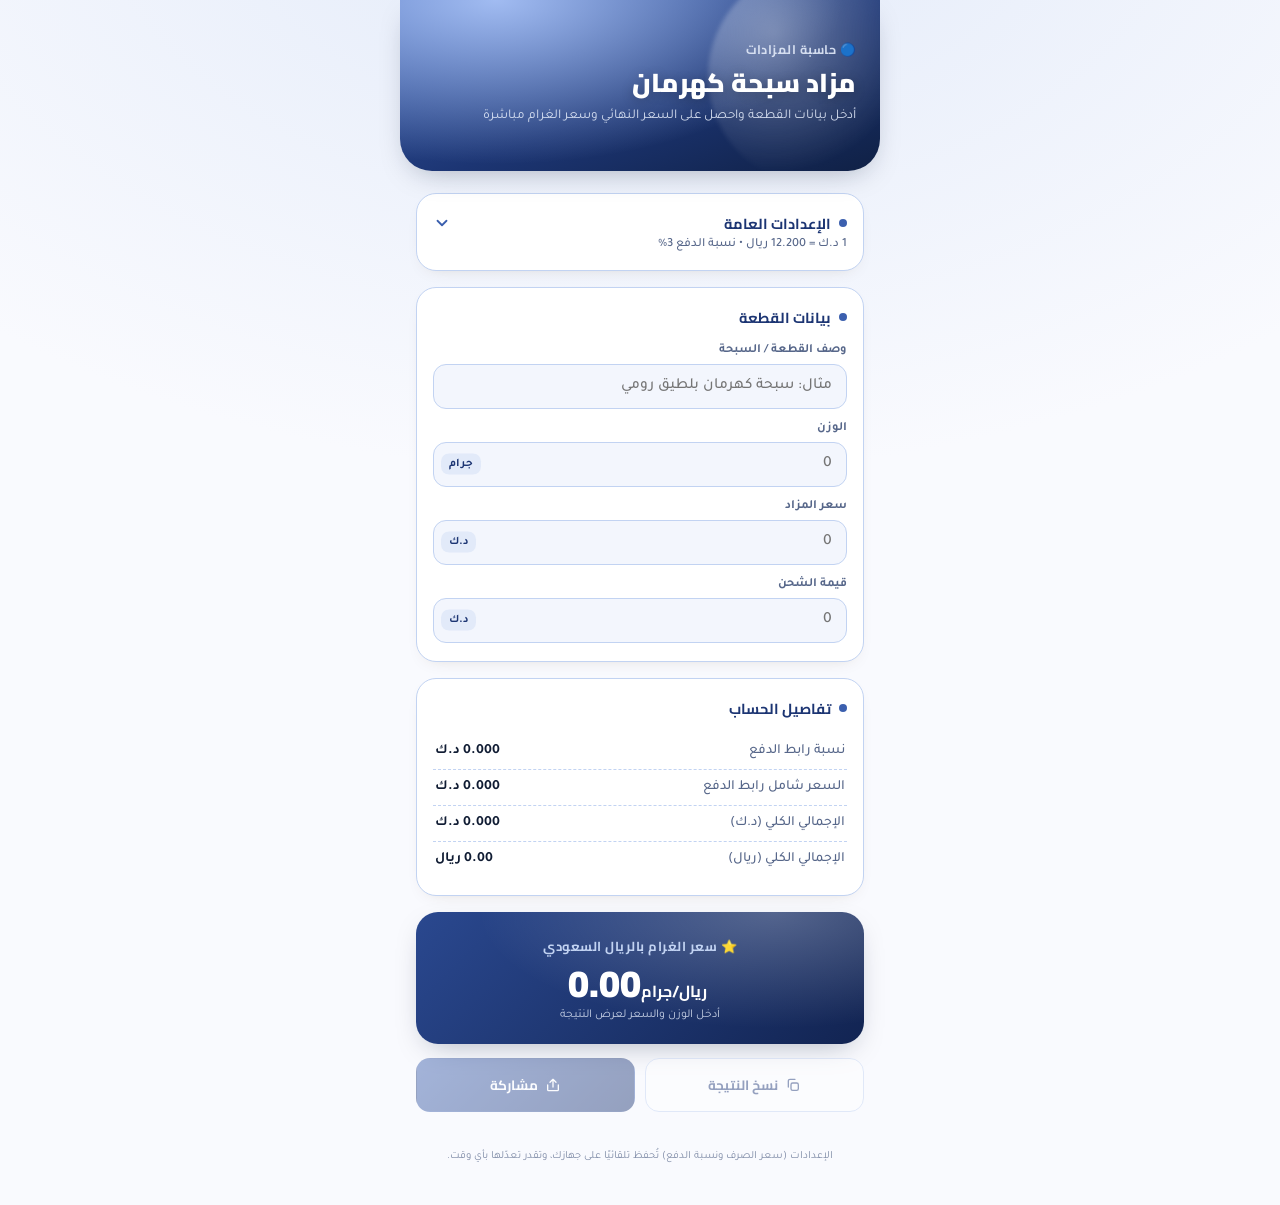
<file: app/src/main/assets/index.html>
<!DOCTYPE html>
<html lang="ar" dir="rtl">
<head>
<meta charset="UTF-8">
<meta name="viewport" content="width=device-width, initial-scale=1, maximum-scale=1, viewport-fit=cover">
<meta name="color-scheme" content="light dark">
<title>مزاد سبحة كهرمان</title>
<link rel="stylesheet" href="fonts.css">
<style>
  :root{
    --amber-950:#0a1730;
    --amber-900:#122452;
    --amber-800:#1c3573;
    --amber-700:#2a488f;
    --amber-600:#3b5fae;
    --amber-400:#6e8dd1;
    --amber-200:#c2d3f2;
    --amber-100:#e2eaf9;
    --amber-50:#f3f6fd;
    --cream:#f9fafe;
    --ink:#101c33;
    --ink-soft:#57678a;
    --white:#ffffff;
    --error:#b23b1f;
    --shadow: 0 10px 30px -12px rgba(10,23,48,0.35);

    /* أسطح فاتحة — مفصولة عن متغيّرات الكهرمان لأن الأخيرة تُستخدم أيضًا
       فوق الخلفيات الداكنة (الـ hero) ويجب أن تبقى فاتحة في الوضع الليلي. */
    --page-top:var(--amber-100);
    --page-bottom:var(--cream);
    --surface:var(--white);
    --border:var(--amber-200);
    --input-bg:var(--amber-50);
    --badge-bg:var(--amber-100);
    --badge-fg:var(--amber-800);
    --title-fg:var(--amber-800);
  }
  @media (prefers-color-scheme: dark){
    :root{
      --ink:#e7eefb;
      --ink-soft:#93a4c9;
      --page-top:#101c3c;
      --page-bottom:#080f22;
      --surface:#141f3d;
      --border:#28385f;
      --input-bg:#0e1830;
      --badge-bg:#22325a;
      --badge-fg:#c2d3f2;
      --title-fg:#9db6e8;
      --shadow: 0 10px 30px -12px rgba(0,0,0,0.6);
    }
  }
  *{box-sizing:border-box;}
  html,body{
    margin:0;padding:0;
    background:
      radial-gradient(140% 90% at 50% -10%, var(--page-top) 0%, var(--page-bottom) 55%);
    color:var(--ink);
    font-family:'Tajawal',sans-serif;
    -webkit-tap-highlight-color: transparent;
    overscroll-behavior-y:none;
  }
  /* النص غير القابل للتحرير لا يُحدَّد بالضغط المطوّل على الجوال. */
  body{
    -webkit-user-select:none;
    user-select:none;
  }
  input{
    -webkit-user-select:text;
    user-select:text;
  }
  .app{
    max-width:480px;
    margin:0 auto;
    min-height:100vh;
    padding:0 calc(16px + env(safe-area-inset-right)) calc(40px + env(safe-area-inset-bottom)) calc(16px + env(safe-area-inset-left));
  }
  /* ===== شريط علوي بأثر الكهرمان ===== */
  .hero{
    position:relative;
    margin:0 calc(-16px - env(safe-area-inset-right)) 22px calc(-16px - env(safe-area-inset-left));
    padding:calc(38px + env(safe-area-inset-top)) 24px 46px;
    background:
      radial-gradient(120% 160% at 20% 0%, rgba(180,205,255,0.85), transparent 60%),
      linear-gradient(160deg, var(--amber-600) 0%, var(--amber-800) 55%, var(--amber-950) 120%);
    overflow:hidden;
    border-radius:0 0 32px 32px;
    box-shadow: var(--shadow);
  }
  .hero::before{
    content:"";
    position:absolute; inset:-20% -10% auto auto;
    width:220px;height:220px;
    background: radial-gradient(circle at 30% 30%, rgba(255,255,255,0.35), rgba(255,255,255,0) 65%);
    border-radius:50%;
    filter: blur(2px);
  }
  .hero .beads{
    position:absolute; left:-18px; bottom:-22px;
    display:flex; gap:6px; opacity:.5;
  }
  .hero .beads span{
    width:16px;height:16px;border-radius:50%;
    background: radial-gradient(circle at 35% 30%, #bcd4ff, var(--amber-600) 70%);
    box-shadow: inset -2px -2px 4px rgba(0,0,0,.25);
  }
  .eyebrow{
    font-family:'Cairo',sans-serif;
    font-weight:700;
    font-size:12.5px;
    letter-spacing:.5px;
    color:var(--amber-100);
    opacity:.9;
    display:flex; align-items:center; gap:6px;
    margin-bottom:6px;
    position:relative;
  }
  h1{
    font-family:'Cairo',sans-serif;
    font-weight:900;
    font-size:26px;
    line-height:1.25;
    margin:0;
    color:#fff;
    text-shadow: 0 2px 12px rgba(0,0,0,.25);
    position:relative;
  }
  .hero p.sub{
    margin:8px 0 0;
    font-size:13.5px;
    color:var(--amber-100);
    opacity:.92;
    position:relative;
  }

  /* ===== بطاقات ===== */
  .card{
    background:var(--surface);
    border:1px solid var(--border);
    border-radius:20px;
    padding:16px 16px 18px;
    margin-bottom:16px;
    box-shadow:0 6px 18px -12px rgba(90,58,10,.25);
  }
  .card-title{
    display:flex; align-items:center; gap:8px;
    font-family:'Cairo',sans-serif;
    font-weight:700;
    font-size:14.5px;
    color:var(--title-fg);
    margin-bottom:12px;
  }
  .card-title .dot{
    width:8px;height:8px;border-radius:50%;
    background:var(--amber-600);
    flex:none;
  }

  .field{ margin-bottom:12px; }
  .field:last-child{ margin-bottom:0; }
  label{
    display:block;
    font-size:12.5px;
    font-weight:700;
    color:var(--ink-soft);
    margin-bottom:6px;
  }
  input[type="text"], input[type="number"]{
    width:100%;
    padding:12px 14px;
    border-radius:13px;
    border:1.5px solid var(--border);
    background:var(--input-bg);
    font-family:'Tajawal',sans-serif;
    font-size:15.5px;
    font-weight:500;
    color:var(--ink);
    outline:none;
    transition:border-color .15s, box-shadow .15s, background .15s;
  }
  input:focus{
    border-color:var(--amber-600);
    background:var(--surface);
    box-shadow:0 0 0 4px rgba(201,133,43,0.15);
  }
  .unit-wrap{ position:relative; }
  .unit-wrap input{ padding-left:52px; }
  .unit-badge{
    position:absolute; left:8px; top:50%; transform:translateY(-50%);
    background:var(--badge-bg); color:var(--badge-fg);
    font-size:11.5px; font-weight:700;
    padding:4px 8px; border-radius:8px;
    pointer-events:none;
  }

  /* ===== إعدادات قابلة للطي ===== */
  .settings-toggle{
    display:flex; align-items:center; justify-content:space-between;
    cursor:pointer; user-select:none;
  }
  .settings-summary{
    font-size:12.5px; color:var(--ink-soft); font-weight:500;
  }
  .chev{
    transition:transform .2s ease;
    color:var(--amber-600);
  }
  .settings-body{
    max-height:0;
    overflow:hidden;
    transition:max-height .25s ease;
  }
  .settings-body.open{ max-height:260px; margin-top:14px; }
  .save-note{
    display:flex; align-items:center; gap:6px;
    font-size:11.5px; color:var(--title-fg);
    margin-top:8px; min-height:16px;
    opacity:0; transition:opacity .3s;
  }
  .save-note.show{ opacity:1; }

  /* ===== النتائج ===== */
  .result-row{
    display:flex; justify-content:space-between; align-items:center;
    padding:9px 2px;
    font-size:14px;
    border-bottom:1px dashed var(--border);
  }
  .result-row:last-child{ border-bottom:none; }
  .result-row .lab{ color:var(--ink-soft); font-weight:500; }
  .result-row .val{ font-weight:700; color:var(--ink); font-variant-numeric: tabular-nums; }

  /* ===== النتيجة الكبرى ===== */
  .hero-result{
    background:
      radial-gradient(120% 160% at 80% 0%, rgba(255,255,255,.25), transparent 55%),
      linear-gradient(135deg, var(--amber-700), var(--amber-900));
    border-radius:22px;
    padding:22px 20px;
    text-align:center;
    color:#fff;
    box-shadow: var(--shadow);
    margin-bottom:14px;
    position:relative;
    overflow:hidden;
  }
  .hero-result .star{
    font-size:13px; letter-spacing:.5px; font-weight:700;
    color:var(--amber-200); font-family:'Cairo',sans-serif;
    margin-bottom:6px;
  }
  .hero-result .big{
    font-family:'Cairo',sans-serif;
    font-weight:900;
    font-size:38px;
    line-height:1;
    direction:ltr;
  }
  .hero-result .big span.unit{
    font-size:16px; font-weight:700; margin-right:6px;
  }
  .hero-result .caption{
    margin-top:6px;
    font-size:12px;
    color:var(--amber-100);
    opacity:.85;
  }

  /* ===== أزرار النسخ والمشاركة ===== */
  .actions{
    display:flex; gap:10px;
    margin-bottom:22px;
  }
  .actions button{
    flex:1;
    display:flex; align-items:center; justify-content:center; gap:7px;
    padding:13px 10px;
    border-radius:14px;
    border:1.5px solid var(--border);
    background:var(--surface);
    color:var(--title-fg);
    font-family:'Cairo',sans-serif;
    font-weight:700;
    font-size:13.5px;
    cursor:pointer;
    transition:transform .12s ease, background .15s, border-color .15s;
    -webkit-tap-highlight-color: transparent;
  }
  .actions button:active{ transform:scale(.97); }
  .actions button:disabled{ opacity:.45; cursor:default; }
  .actions button:disabled:active{ transform:none; }
  .actions button svg{ flex:none; }
  .actions button.share{
    background:linear-gradient(135deg, var(--amber-600), var(--amber-800));
    border-color:transparent;
    color:#fff;
  }
  .toast{
    text-align:center;
    font-size:12px;
    font-weight:700;
    color:var(--title-fg);
    min-height:16px;
    margin:-14px 0 12px;
    opacity:0;
    transition:opacity .25s;
  }
  .toast.show{ opacity:1; }

  footer.note{
    text-align:center;
    font-size:11px;
    color:var(--ink-soft);
    opacity:.75;
    margin-top:6px;
    line-height:1.6;
  }

  ::selection{ background:var(--amber-200); }

  @media (max-width:360px){
    h1{ font-size:22px; }
    .hero-result .big{ font-size:32px; }
    .actions button{ font-size:12.5px; padding:12px 8px; }
  }
</style>
</head>
<body>
<div class="app">

  <div class="hero">
    <div class="eyebrow">🔵 حاسبة المزادات</div>
    <h1>مزاد سبحة كهرمان</h1>
    <p class="sub">أدخل بيانات القطعة واحصل على السعر النهائي وسعر الغرام مباشرة</p>
    <div class="beads">
      <span></span><span></span><span></span><span></span><span></span><span></span><span></span>
    </div>
  </div>

  <!-- الإعدادات -->
  <div class="card">
    <div class="settings-toggle" id="settingsToggle">
      <div class="card-title" style="margin-bottom:0;"><span class="dot"></span>الإعدادات العامة</div>
      <svg class="chev" id="chev" width="18" height="18" viewBox="0 0 24 24" fill="none">
        <path d="M6 9l6 6 6-6" stroke="currentColor" stroke-width="2.4" stroke-linecap="round" stroke-linejoin="round"/>
      </svg>
    </div>
    <div class="settings-summary" id="settingsSummary">جارِ التحميل...</div>
    <div class="settings-body" id="settingsBody">
      <div class="field">
        <label>💱 سعر صرف الدينار الكويتي ← الريال السعودي</label>
        <input type="number" step="0.0001" id="rate" inputmode="decimal">
      </div>
      <div class="field">
        <label>💳 نسبة رابط الدفع (%)</label>
        <input type="number" step="0.1" id="pct" inputmode="decimal">
      </div>
      <div class="save-note" id="saveNote">✓ تم الحفظ تلقائيًا</div>
    </div>
  </div>

  <!-- بيانات القطعة -->
  <div class="card">
    <div class="card-title"><span class="dot"></span>بيانات القطعة</div>
    <div class="field">
      <label>وصف القطعة / السبحة</label>
      <input type="text" id="desc" placeholder="مثال: سبحة كهرمان بلطيق رومي">
    </div>
    <div class="field">
      <label>الوزن</label>
      <div class="unit-wrap">
        <input type="number" step="0.01" id="weight" inputmode="decimal" placeholder="0">
        <span class="unit-badge">جرام</span>
      </div>
    </div>
    <div class="field">
      <label>سعر المزاد</label>
      <div class="unit-wrap">
        <input type="number" step="0.001" id="price" inputmode="decimal" placeholder="0">
        <span class="unit-badge">د.ك</span>
      </div>
    </div>
    <div class="field">
      <label>قيمة الشحن</label>
      <div class="unit-wrap">
        <input type="number" step="0.001" id="ship" inputmode="decimal" placeholder="0">
        <span class="unit-badge">د.ك</span>
      </div>
    </div>
  </div>

  <!-- النتائج -->
  <div class="card">
    <div class="card-title"><span class="dot"></span>تفاصيل الحساب</div>
    <div class="result-row"><span class="lab">نسبة رابط الدفع</span><span class="val" id="rFee">—</span></div>
    <div class="result-row"><span class="lab">السعر شامل رابط الدفع</span><span class="val" id="rPriceInc">—</span></div>
    <div class="result-row"><span class="lab">الإجمالي الكلي (د.ك)</span><span class="val" id="rTotalKwd">—</span></div>
    <div class="result-row"><span class="lab">الإجمالي الكلي (ريال)</span><span class="val" id="rTotalSar">—</span></div>
  </div>

  <!-- سعر الغرام -->
  <div class="hero-result">
    <div class="star">⭐ سعر الغرام بالريال السعودي</div>
    <div class="big" id="rGram">0.00<span class="unit">ريال/جرام</span></div>
    <div class="caption" id="gramDesc">أدخل الوزن والسعر لعرض النتيجة</div>
  </div>

  <div class="actions">
    <button type="button" id="btnCopy" disabled>
      <svg width="16" height="16" viewBox="0 0 24 24" fill="none">
        <rect x="9" y="9" width="11" height="11" rx="2.5" stroke="currentColor" stroke-width="2"/>
        <path d="M5 15V6a2.5 2.5 0 0 1 2.5-2.5H15" stroke="currentColor" stroke-width="2" stroke-linecap="round"/>
      </svg>
      نسخ النتيجة
    </button>
    <button type="button" class="share" id="btnShare" disabled>
      <svg width="16" height="16" viewBox="0 0 24 24" fill="none">
        <path d="M4 12v7a1.5 1.5 0 0 0 1.5 1.5h13A1.5 1.5 0 0 0 20 19v-7" stroke="currentColor" stroke-width="2" stroke-linecap="round"/>
        <path d="M12 15V3.5M12 3.5 7.5 8M12 3.5 16.5 8" stroke="currentColor" stroke-width="2" stroke-linecap="round" stroke-linejoin="round"/>
      </svg>
      مشاركة
    </button>
  </div>
  <div class="toast" id="toast"></div>

  <footer class="note">
    الإعدادات (سعر الصرف ونسبة الدفع) تُحفظ تلقائيًا على جهازك، وتقدر تعدّلها بأي وقت.
  </footer>
</div>

<script>
(function(){
  const els = {
    rate: document.getElementById('rate'),
    pct: document.getElementById('pct'),
    desc: document.getElementById('desc'),
    weight: document.getElementById('weight'),
    price: document.getElementById('price'),
    ship: document.getElementById('ship'),
    rFee: document.getElementById('rFee'),
    rPriceInc: document.getElementById('rPriceInc'),
    rTotalKwd: document.getElementById('rTotalKwd'),
    rTotalSar: document.getElementById('rTotalSar'),
    rGram: document.getElementById('rGram'),
    gramDesc: document.getElementById('gramDesc'),
    settingsToggle: document.getElementById('settingsToggle'),
    settingsBody: document.getElementById('settingsBody'),
    settingsSummary: document.getElementById('settingsSummary'),
    chev: document.getElementById('chev'),
    saveNote: document.getElementById('saveNote'),
    btnCopy: document.getElementById('btnCopy'),
    btnShare: document.getElementById('btnShare'),
    toast: document.getElementById('toast'),
  };

  const DEFAULTS = { rate: 12.20, pct: 3 };
  const STORAGE_KEY = 'settings';
  let saveTimer = null;
  let saveDebounce = null;
  let toastTimer = null;
  let last = null;   // آخر نتيجة محسوبة، تُستخدم في النسخ والمشاركة

  function fmt(n, d=3){
    if(!isFinite(n)) return '—';
    return n.toLocaleString('en-US', {minimumFractionDigits:d, maximumFractionDigits:d});
  }

  function updateSummary(){
    const r = parseFloat(els.rate.value) || 0;
    const p = parseFloat(els.pct.value) || 0;
    els.settingsSummary.textContent = `1 د.ك = ${r.toFixed(3)} ريال  •  نسبة الدفع ${p}%`;
  }

  function calc(){
    const weight = parseFloat(els.weight.value) || 0;
    const price = parseFloat(els.price.value) || 0;
    const ship = parseFloat(els.ship.value) || 0;
    const rate = parseFloat(els.rate.value) || 0;
    const pct = (parseFloat(els.pct.value) || 0) / 100;

    const fee = price * pct;
    const priceInc = price + fee;
    const totalKwd = priceInc + ship;
    const totalSar = totalKwd * rate;
    const gram = weight > 0 ? (totalSar / weight) : null;

    els.rFee.textContent = fmt(fee) + ' د.ك';
    els.rPriceInc.textContent = fmt(priceInc) + ' د.ك';
    els.rTotalKwd.textContent = fmt(totalKwd) + ' د.ك';
    els.rTotalSar.textContent = fmt(totalSar, 2) + ' ريال';

    if(gram !== null){
      els.rGram.innerHTML = fmt(gram, 2) + '<span class="unit">ريال/جرام</span>';
      els.gramDesc.textContent = els.desc.value ? ('لقطعة: ' + els.desc.value) : 'إجمالي القطعة ÷ الوزن بالجرام';
    } else {
      els.rGram.innerHTML = '0.00<span class="unit">ريال/جرام</span>';
      els.gramDesc.textContent = 'أدخل الوزن والسعر لعرض النتيجة';
    }
    updateSummary();

    last = { weight, price, ship, rate, pct, fee, priceInc, totalKwd, totalSar, gram };
    const ready = gram !== null && totalKwd > 0;
    els.btnCopy.disabled = !ready;
    els.btnShare.disabled = !ready;
  }

  /* ===== النص المُصدَّر للنسخ والمشاركة ===== */
  function summaryText(){
    if(!last || last.gram === null) return '';
    const lines = ['📿 مزاد سبحة كهرمان', '━━━━━━━━━━━━━━━'];
    if(els.desc.value.trim()) lines.push('القطعة: ' + els.desc.value.trim());
    lines.push('الوزن: ' + fmt(last.weight, 2) + ' جرام');
    lines.push('سعر المزاد: ' + fmt(last.price) + ' د.ك');
    lines.push('نسبة رابط الدفع (' + (last.pct * 100) + '%): ' + fmt(last.fee) + ' د.ك');
    if(last.ship > 0) lines.push('الشحن: ' + fmt(last.ship) + ' د.ك');
    lines.push('الإجمالي: ' + fmt(last.totalKwd) + ' د.ك');
    lines.push('الإجمالي: ' + fmt(last.totalSar, 2) + ' ريال');
    lines.push('━━━━━━━━━━━━━━━');
    lines.push('⭐ سعر الغرام: ' + fmt(last.gram, 2) + ' ريال/جرام');
    return lines.join('\n');
  }

  function toast(msg){
    els.toast.textContent = msg;
    els.toast.classList.add('show');
    clearTimeout(toastTimer);
    toastTimer = setTimeout(()=> els.toast.classList.remove('show'), 1800);
  }

  // AndroidBridge يوفّره التطبيق؛ عند الفتح في متصفح عادي نرجع لواجهات الويب.
  const bridge = window.AndroidBridge;

  els.btnCopy.addEventListener('click', ()=>{
    const text = summaryText();
    if(!text) return;
    if(bridge && bridge.copy){
      bridge.copy(text);
      toast('✓ تم نسخ النتيجة');
    } else if(navigator.clipboard){
      navigator.clipboard.writeText(text).then(()=> toast('✓ تم نسخ النتيجة'));
    }
  });

  els.btnShare.addEventListener('click', ()=>{
    const text = summaryText();
    if(!text) return;
    if(bridge && bridge.share){
      bridge.share(text);
    } else if(navigator.share){
      navigator.share({ text }).catch(()=>{});
    }
  });

  /* ===== الإعدادات ===== */
  function loadSettings(){
    let s = DEFAULTS;
    try{
      const raw = localStorage.getItem(STORAGE_KEY);
      if(raw) s = JSON.parse(raw);
    }catch(e){ s = DEFAULTS; }
    els.rate.value = s.rate ?? DEFAULTS.rate;
    els.pct.value = s.pct ?? DEFAULTS.pct;
    updateSummary();
    calc();
  }

  function saveSettings(){
    try{
      localStorage.setItem(STORAGE_KEY, JSON.stringify({
        rate: parseFloat(els.rate.value) || DEFAULTS.rate,
        pct: parseFloat(els.pct.value) || DEFAULTS.pct
      }));
      els.saveNote.classList.add('show');
      clearTimeout(saveTimer);
      saveTimer = setTimeout(()=> els.saveNote.classList.remove('show'), 1400);
    }catch(e){ /* silent */ }
  }

  els.settingsToggle.addEventListener('click', ()=>{
    const open = els.settingsBody.classList.toggle('open');
    els.chev.style.transform = open ? 'rotate(180deg)' : 'rotate(0deg)';
  });

  [els.rate, els.pct].forEach(el=>{
    el.addEventListener('input', ()=>{
      calc();
      // على الجوال قد لا يُطلق حدث change إذا خرج المستخدم من التطبيق
      // مباشرة بعد الكتابة، فنحفظ أثناء الكتابة أيضًا.
      clearTimeout(saveDebounce);
      saveDebounce = setTimeout(saveSettings, 500);
    });
    el.addEventListener('change', saveSettings);
  });
  [els.desc, els.weight, els.price, els.ship].forEach(el=>{
    el.addEventListener('input', calc);
  });

  loadSettings();
})();
</script>
</body>
</html>
</file>
<file: app/src/main/assets/fonts.css>
/* خطوط مدمجة محليًا — مولّدة بواسطة tools/fetch-fonts.sh، لا تعدّلها يدويًا */
/* المصدر: Google Fonts — Cairo & Tajawal، رخصة SIL Open Font License 1.1 */

@font-face {
  font-family: 'Cairo';
  font-style: normal;
  font-weight: 700;
  font-display: block;
  src: url(fonts/cairo-700-arabic.woff2) format('woff2');
  unicode-range: U+0600-06FF, U+0750-077F, U+0870-088E, U+0890-0891, U+0897-08E1, U+08E3-08FF, U+200C-200E, U+2010-2011, U+204F, U+2E41, U+FB50-FDFF, U+FE70-FE74, U+FE76-FEFC, U+102E0-102FB, U+10E60-10E7E, U+10EC2-10EC4, U+10EFC-10EFF, U+1EE00-1EE03, U+1EE05-1EE1F, U+1EE21-1EE22, U+1EE24, U+1EE27, U+1EE29-1EE32, U+1EE34-1EE37, U+1EE39, U+1EE3B, U+1EE42, U+1EE47, U+1EE49, U+1EE4B, U+1EE4D-1EE4F, U+1EE51-1EE52, U+1EE54, U+1EE57, U+1EE59, U+1EE5B, U+1EE5D, U+1EE5F, U+1EE61-1EE62, U+1EE64, U+1EE67-1EE6A, U+1EE6C-1EE72, U+1EE74-1EE77, U+1EE79-1EE7C, U+1EE7E, U+1EE80-1EE89, U+1EE8B-1EE9B, U+1EEA1-1EEA3, U+1EEA5-1EEA9, U+1EEAB-1EEBB, U+1EEF0-1EEF1;
}
@font-face {
  font-family: 'Cairo';
  font-style: normal;
  font-weight: 700;
  font-display: block;
  src: url(fonts/cairo-700-latin.woff2) format('woff2');
  unicode-range: U+0000-00FF, U+0131, U+0152-0153, U+02BB-02BC, U+02C6, U+02DA, U+02DC, U+0304, U+0308, U+0329, U+2000-206F, U+20AC, U+2122, U+2191, U+2193, U+2212, U+2215, U+FEFF, U+FFFD;
}
@font-face {
  font-family: 'Cairo';
  font-style: normal;
  font-weight: 900;
  font-display: block;
  src: url(fonts/cairo-900-arabic.woff2) format('woff2');
  unicode-range: U+0600-06FF, U+0750-077F, U+0870-088E, U+0890-0891, U+0897-08E1, U+08E3-08FF, U+200C-200E, U+2010-2011, U+204F, U+2E41, U+FB50-FDFF, U+FE70-FE74, U+FE76-FEFC, U+102E0-102FB, U+10E60-10E7E, U+10EC2-10EC4, U+10EFC-10EFF, U+1EE00-1EE03, U+1EE05-1EE1F, U+1EE21-1EE22, U+1EE24, U+1EE27, U+1EE29-1EE32, U+1EE34-1EE37, U+1EE39, U+1EE3B, U+1EE42, U+1EE47, U+1EE49, U+1EE4B, U+1EE4D-1EE4F, U+1EE51-1EE52, U+1EE54, U+1EE57, U+1EE59, U+1EE5B, U+1EE5D, U+1EE5F, U+1EE61-1EE62, U+1EE64, U+1EE67-1EE6A, U+1EE6C-1EE72, U+1EE74-1EE77, U+1EE79-1EE7C, U+1EE7E, U+1EE80-1EE89, U+1EE8B-1EE9B, U+1EEA1-1EEA3, U+1EEA5-1EEA9, U+1EEAB-1EEBB, U+1EEF0-1EEF1;
}
@font-face {
  font-family: 'Cairo';
  font-style: normal;
  font-weight: 900;
  font-display: block;
  src: url(fonts/cairo-900-latin.woff2) format('woff2');
  unicode-range: U+0000-00FF, U+0131, U+0152-0153, U+02BB-02BC, U+02C6, U+02DA, U+02DC, U+0304, U+0308, U+0329, U+2000-206F, U+20AC, U+2122, U+2191, U+2193, U+2212, U+2215, U+FEFF, U+FFFD;
}
@font-face {
  font-family: 'Tajawal';
  font-style: normal;
  font-weight: 400;
  font-display: block;
  src: url(fonts/tajawal-400-arabic.woff2) format('woff2');
  unicode-range: U+0600-06FF, U+0750-077F, U+0870-088E, U+0890-0891, U+0897-08E1, U+08E3-08FF, U+200C-200E, U+2010-2011, U+204F, U+2E41, U+FB50-FDFF, U+FE70-FE74, U+FE76-FEFC, U+102E0-102FB, U+10E60-10E7E, U+10EC2-10EC4, U+10EFC-10EFF, U+1EE00-1EE03, U+1EE05-1EE1F, U+1EE21-1EE22, U+1EE24, U+1EE27, U+1EE29-1EE32, U+1EE34-1EE37, U+1EE39, U+1EE3B, U+1EE42, U+1EE47, U+1EE49, U+1EE4B, U+1EE4D-1EE4F, U+1EE51-1EE52, U+1EE54, U+1EE57, U+1EE59, U+1EE5B, U+1EE5D, U+1EE5F, U+1EE61-1EE62, U+1EE64, U+1EE67-1EE6A, U+1EE6C-1EE72, U+1EE74-1EE77, U+1EE79-1EE7C, U+1EE7E, U+1EE80-1EE89, U+1EE8B-1EE9B, U+1EEA1-1EEA3, U+1EEA5-1EEA9, U+1EEAB-1EEBB, U+1EEF0-1EEF1;
}
@font-face {
  font-family: 'Tajawal';
  font-style: normal;
  font-weight: 400;
  font-display: block;
  src: url(fonts/tajawal-400-latin.woff2) format('woff2');
  unicode-range: U+0000-00FF, U+0131, U+0152-0153, U+02BB-02BC, U+02C6, U+02DA, U+02DC, U+0304, U+0308, U+0329, U+2000-206F, U+20AC, U+2122, U+2191, U+2193, U+2212, U+2215, U+FEFF, U+FFFD;
}
@font-face {
  font-family: 'Tajawal';
  font-style: normal;
  font-weight: 500;
  font-display: block;
  src: url(fonts/tajawal-500-arabic.woff2) format('woff2');
  unicode-range: U+0600-06FF, U+0750-077F, U+0870-088E, U+0890-0891, U+0897-08E1, U+08E3-08FF, U+200C-200E, U+2010-2011, U+204F, U+2E41, U+FB50-FDFF, U+FE70-FE74, U+FE76-FEFC, U+102E0-102FB, U+10E60-10E7E, U+10EC2-10EC4, U+10EFC-10EFF, U+1EE00-1EE03, U+1EE05-1EE1F, U+1EE21-1EE22, U+1EE24, U+1EE27, U+1EE29-1EE32, U+1EE34-1EE37, U+1EE39, U+1EE3B, U+1EE42, U+1EE47, U+1EE49, U+1EE4B, U+1EE4D-1EE4F, U+1EE51-1EE52, U+1EE54, U+1EE57, U+1EE59, U+1EE5B, U+1EE5D, U+1EE5F, U+1EE61-1EE62, U+1EE64, U+1EE67-1EE6A, U+1EE6C-1EE72, U+1EE74-1EE77, U+1EE79-1EE7C, U+1EE7E, U+1EE80-1EE89, U+1EE8B-1EE9B, U+1EEA1-1EEA3, U+1EEA5-1EEA9, U+1EEAB-1EEBB, U+1EEF0-1EEF1;
}
@font-face {
  font-family: 'Tajawal';
  font-style: normal;
  font-weight: 500;
  font-display: block;
  src: url(fonts/tajawal-500-latin.woff2) format('woff2');
  unicode-range: U+0000-00FF, U+0131, U+0152-0153, U+02BB-02BC, U+02C6, U+02DA, U+02DC, U+0304, U+0308, U+0329, U+2000-206F, U+20AC, U+2122, U+2191, U+2193, U+2212, U+2215, U+FEFF, U+FFFD;
}
@font-face {
  font-family: 'Tajawal';
  font-style: normal;
  font-weight: 700;
  font-display: block;
  src: url(fonts/tajawal-700-arabic.woff2) format('woff2');
  unicode-range: U+0600-06FF, U+0750-077F, U+0870-088E, U+0890-0891, U+0897-08E1, U+08E3-08FF, U+200C-200E, U+2010-2011, U+204F, U+2E41, U+FB50-FDFF, U+FE70-FE74, U+FE76-FEFC, U+102E0-102FB, U+10E60-10E7E, U+10EC2-10EC4, U+10EFC-10EFF, U+1EE00-1EE03, U+1EE05-1EE1F, U+1EE21-1EE22, U+1EE24, U+1EE27, U+1EE29-1EE32, U+1EE34-1EE37, U+1EE39, U+1EE3B, U+1EE42, U+1EE47, U+1EE49, U+1EE4B, U+1EE4D-1EE4F, U+1EE51-1EE52, U+1EE54, U+1EE57, U+1EE59, U+1EE5B, U+1EE5D, U+1EE5F, U+1EE61-1EE62, U+1EE64, U+1EE67-1EE6A, U+1EE6C-1EE72, U+1EE74-1EE77, U+1EE79-1EE7C, U+1EE7E, U+1EE80-1EE89, U+1EE8B-1EE9B, U+1EEA1-1EEA3, U+1EEA5-1EEA9, U+1EEAB-1EEBB, U+1EEF0-1EEF1;
}
@font-face {
  font-family: 'Tajawal';
  font-style: normal;
  font-weight: 700;
  font-display: block;
  src: url(fonts/tajawal-700-latin.woff2) format('woff2');
  unicode-range: U+0000-00FF, U+0131, U+0152-0153, U+02BB-02BC, U+02C6, U+02DA, U+02DC, U+0304, U+0308, U+0329, U+2000-206F, U+20AC, U+2122, U+2191, U+2193, U+2212, U+2215, U+FEFF, U+FFFD;
}
</file>
